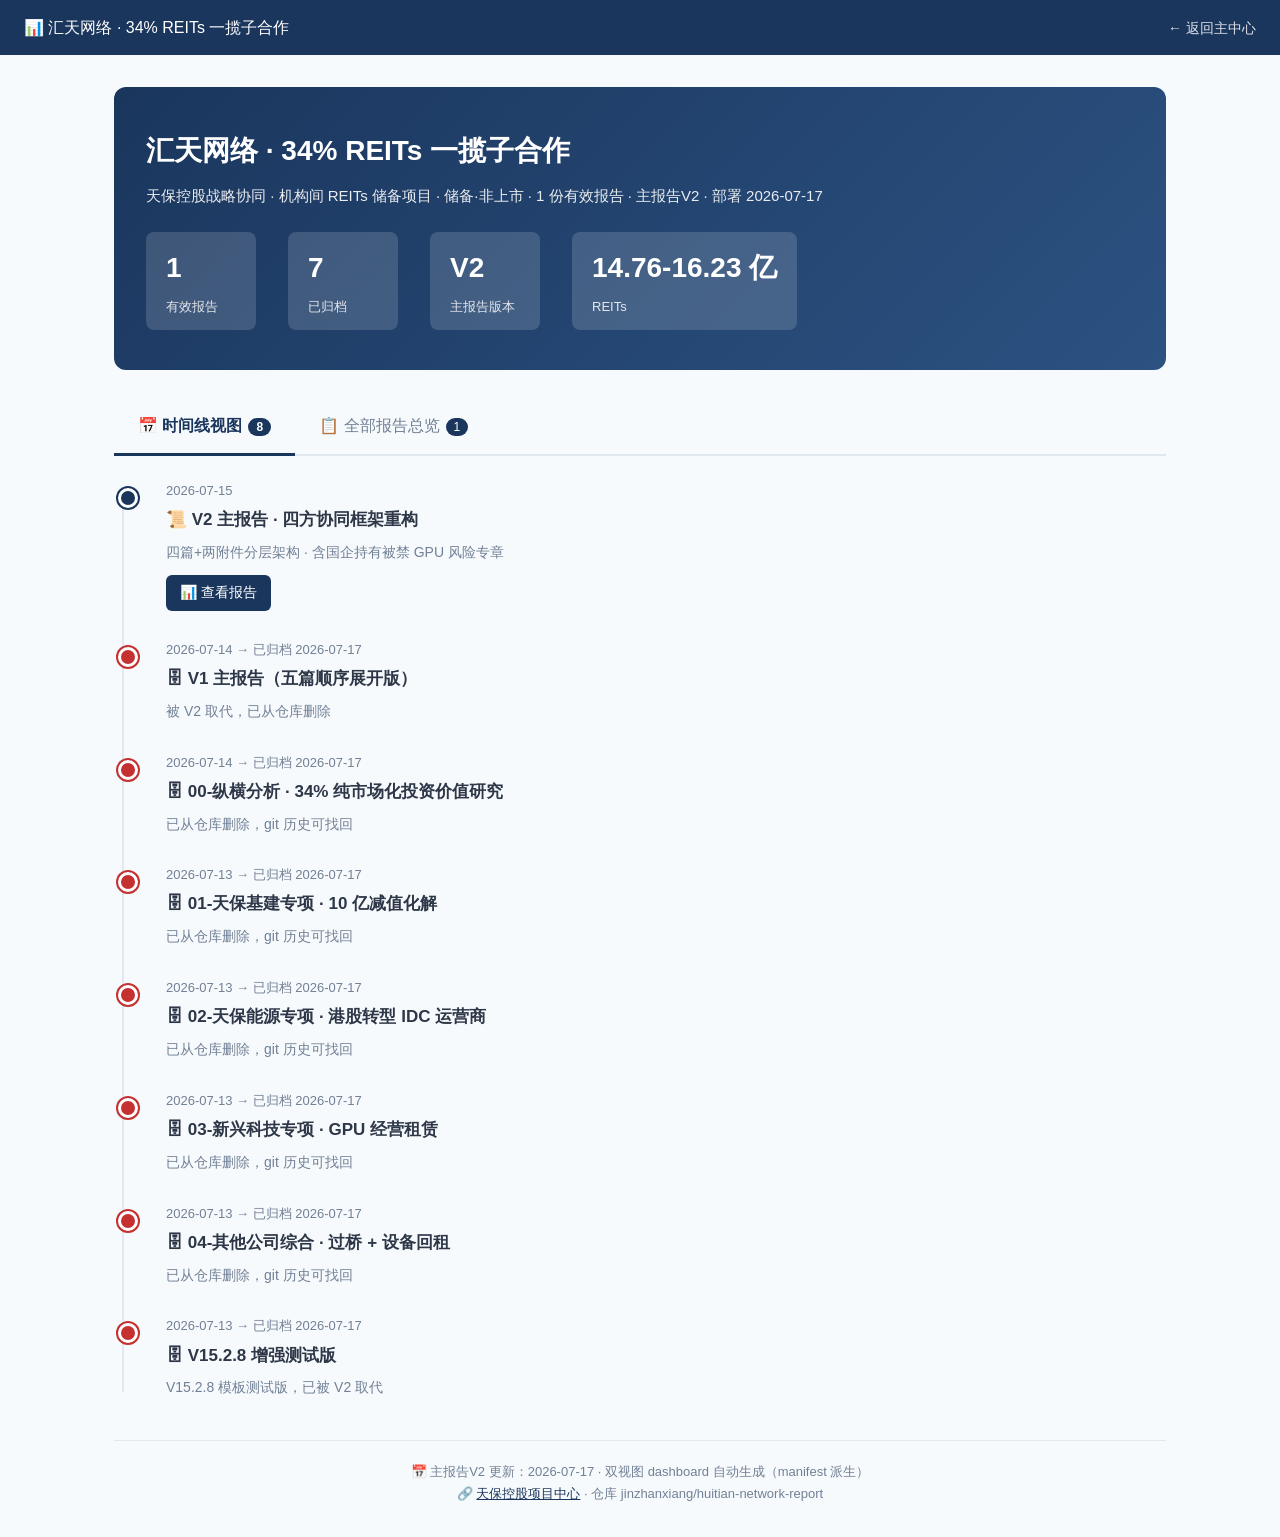
<file: dashboard.html>
<!DOCTYPE html>
<html lang="zh-CN">
<head>
<meta charset="UTF-8">
<meta name="viewport" content="width=device-width, initial-scale=1.0">
<title>汇天网络 · 34% REITs 一揽子合作 · 项目报告中心</title>
<link rel="stylesheet" href="https://jinzhanxiang.github.io/tianbao-projects/assets/report.css">
<style>
:root {
  --primary: #1a365d;
  --accent: #c53030;
  --bg: #f7fafc;
  --card: #ffffff;
  --border: #e2e8f0;
  --text: #2d3748;
  --muted: #718096;
}
* { box-sizing: border-box; margin: 0; padding: 0; }
body { font-family: -apple-system, BlinkMacSystemFont, "PingFang SC", "Hiragino Sans GB", "Microsoft YaHei", sans-serif; background: var(--bg); color: var(--text); line-height: 1.7; }
.nav { background: var(--primary); color: white; padding: 14px 24px; display: flex; justify-content: space-between; align-items: center; }
.nav a { color: white; text-decoration: none; opacity: 0.85; margin-left: 18px; font-size: 14px; }
.nav a:hover { opacity: 1; }
.container { max-width: 1100px; margin: 0 auto; padding: 32px 24px; }
.hero { background: linear-gradient(135deg, var(--primary) 0%, #2c5282 100%); color: white; padding: 40px 32px; border-radius: 12px; margin-bottom: 28px; }
.hero h1 { font-size: 28px; margin-bottom: 8px; }
.hero p { opacity: 0.9; font-size: 15px; margin-bottom: 24px; }
.hero-stats { display: flex; gap: 32px; flex-wrap: wrap; }
.hero-stat { background: rgba(255,255,255,0.15); padding: 12px 20px; border-radius: 8px; min-width: 110px; }
.hero-stat .num { font-size: 28px; font-weight: 700; }
.hero-stat .lbl { font-size: 13px; opacity: 0.85; margin-top: 4px; }
.tabs { display: flex; border-bottom: 2px solid var(--border); margin-bottom: 24px; }
.tab { padding: 14px 24px; cursor: pointer; color: var(--muted); border-bottom: 3px solid transparent; margin-bottom: -2px; transition: all 0.2s; }
.tab:hover { color: var(--primary); }
.tab.active { color: var(--primary); border-bottom-color: var(--primary); font-weight: 600; }
.tab-count { background: var(--primary); color: white; padding: 2px 8px; border-radius: 10px; font-size: 12px; margin-left: 6px; }
.tab-panel { display: none; }
.tab-panel.active { display: block; }
.timeline { position: relative; padding-left: 32px; }
.timeline::before { content: ''; position: absolute; left: 8px; top: 8px; bottom: 8px; width: 2px; background: var(--border); }
.tl-item { position: relative; margin-bottom: 28px; padding-left: 20px; }
.tl-item::before { content: ''; position: absolute; left: -28px; top: 8px; width: 14px; height: 14px; border-radius: 50%; background: var(--primary); border: 3px solid white; box-shadow: 0 0 0 2px var(--primary); }
.tl-item.tl-main::before { background: var(--primary); }
.tl-item.tl-thirdparty::before { background: var(--accent); box-shadow: 0 0 0 2px var(--accent); }
.tl-item.tl-meeting::before { background: #d69e2e; box-shadow: 0 0 0 2px #d69e2e; }
.tl-item.tl-first::before { background: #38a169; box-shadow: 0 0 0 2px #38a169; }
.tl-date { color: var(--muted); font-size: 13px; margin-bottom: 4px; }
.tl-title { font-size: 17px; font-weight: 600; margin-bottom: 6px; }
.tl-desc { color: var(--muted); font-size: 14px; margin-bottom: 10px; }
.tl-link { display: inline-block; padding: 6px 14px; background: var(--primary); color: white; text-decoration: none; border-radius: 6px; font-size: 14px; }
.tl-link:hover { background: #2c5282; }
.report-group { margin-bottom: 32px; }
.rg-title { font-size: 18px; font-weight: 600; margin-bottom: 16px; padding-bottom: 8px; border-bottom: 2px solid var(--border); }
.r-card { display: flex; align-items: center; gap: 16px; padding: 16px; background: var(--card); border: 1px solid var(--border); border-radius: 8px; margin-bottom: 12px; text-decoration: none; color: var(--text); transition: all 0.2s; }
.r-card:hover { border-color: var(--primary); box-shadow: 0 4px 12px rgba(26,54,93,0.1); }
.r-emoji { font-size: 24px; }
.r-body { flex: 1; }
.r-name { font-weight: 600; margin-bottom: 4px; }
.r-meta { font-size: 13px; color: var(--muted); }
.r-arrow { color: var(--muted); font-size: 18px; }
.archived { opacity: 0.7; border-style: dashed; }
.archived-note { background: #fef5e7; border-left: 4px solid #d69e2e; padding: 12px 16px; border-radius: 4px; margin-bottom: 20px; font-size: 14px; color: #744210; }
@media (max-width: 768px) {
  .hero { padding: 24px 20px; }
  .hero h1 { font-size: 22px; }
  .hero-stats { gap: 16px; }
  .tab { padding: 12px 16px; font-size: 14px; }
}
</style>
</head>
<body>
<div class="nav">
  <div>📊 汇天网络 · 34% REITs 一揽子合作</div>
  <div>
    <a href="https://jinzhanxiang.github.io/tianbao-projects/">← 返回主中心</a>
  </div>
</div>

<div class="container">
  <div class="hero">
    <h1>汇天网络 · 34% REITs 一揽子合作</h1>
    <p>天保控股战略协同 · 机构间 REITs 储备项目 · 储备·非上市 · 1 份有效报告 · 主报告V2 · 部署 2026-07-17</p>
    <div class="hero-stats">
      <div class="hero-stat"><div class="num">1</div><div class="lbl">有效报告</div></div>
      <div class="hero-stat"><div class="num">7</div><div class="lbl">已归档</div></div>
      <div class="hero-stat"><div class="num">V2</div><div class="lbl">主报告版本</div></div>
      <div class="hero-stat"><div class="num">14.76-16.23 亿</div><div class="lbl">REITs</div></div>
    </div>
  </div>

  <div class="tabs">
    <div class="tab active" data-tab="timeline">📅 时间线视图<span class="tab-count">8</span></div>
    <div class="tab" data-tab="reports">📋 全部报告总览<span class="tab-count">1</span></div>
  </div>

  <div class="tab-panel active" id="panel-timeline">
    <div class="timeline">
      <div class="tl-item tl-main">
        <div class="tl-date">2026-07-15</div>
        <div class="tl-title">📜 V2 主报告 · 四方协同框架重构</div>
        <div class="tl-desc">四篇+两附件分层架构 · 含国企持有被禁 GPU 风险专章</div>
        <a class="tl-link" href="huitian_cooperation.html">📊 查看报告</a>
      </div>
      <div class="tl-item tl-thirdparty">
        <div class="tl-date">2026-07-14 → 已归档 2026-07-17</div>
        <div class="tl-title">🗄 V1 主报告（五篇顺序展开版）</div>
        <div class="tl-desc">被 V2 取代，已从仓库删除</div>
      </div>
      <div class="tl-item tl-thirdparty">
        <div class="tl-date">2026-07-14 → 已归档 2026-07-17</div>
        <div class="tl-title">🗄 00-纵横分析 · 34% 纯市场化投资价值研究</div>
        <div class="tl-desc">已从仓库删除，git 历史可找回</div>
      </div>
      <div class="tl-item tl-thirdparty">
        <div class="tl-date">2026-07-13 → 已归档 2026-07-17</div>
        <div class="tl-title">🗄 01-天保基建专项 · 10 亿减值化解</div>
        <div class="tl-desc">已从仓库删除，git 历史可找回</div>
      </div>
      <div class="tl-item tl-thirdparty">
        <div class="tl-date">2026-07-13 → 已归档 2026-07-17</div>
        <div class="tl-title">🗄 02-天保能源专项 · 港股转型 IDC 运营商</div>
        <div class="tl-desc">已从仓库删除，git 历史可找回</div>
      </div>
      <div class="tl-item tl-thirdparty">
        <div class="tl-date">2026-07-13 → 已归档 2026-07-17</div>
        <div class="tl-title">🗄 03-新兴科技专项 · GPU 经营租赁</div>
        <div class="tl-desc">已从仓库删除，git 历史可找回</div>
      </div>
      <div class="tl-item tl-thirdparty">
        <div class="tl-date">2026-07-13 → 已归档 2026-07-17</div>
        <div class="tl-title">🗄 04-其他公司综合 · 过桥 + 设备回租</div>
        <div class="tl-desc">已从仓库删除，git 历史可找回</div>
      </div>
      <div class="tl-item tl-thirdparty">
        <div class="tl-date">2026-07-13 → 已归档 2026-07-17</div>
        <div class="tl-title">🗄 V15.2.8 增强测试版</div>
        <div class="tl-desc">V15.2.8 模板测试版，已被 V2 取代</div>
      </div>
    </div>
  </div>

  <div class="tab-panel" id="panel-reports">
    <div class="report-group">
      <div class="rg-title">📊 主报告</div>
      <a class="r-card" href="huitian_cooperation.html" target="_blank">
        <div class="r-emoji">📊</div>
        <div class="r-body">
          <div class="r-name">V2 主报告 · 四方协同框架重构</div>
          <div class="r-meta">2026-07-15 · 主报告, V2</div>
        </div>
        <div class="r-arrow">→</div>
      </a>
    </div>
    <div class="archived-note">
      📦 以下 7 份报告已归档（2026-07-17 起不再在线展示）。如需找回，请告知主公从 git 历史取回。
    </div>
    <div class="report-group">
      <div class="rg-title">🗄 已归档（不计入有效报告）</div>
      <div class="r-card archived">
        <div class="r-emoji">🗄</div>
        <div class="r-body">
          <div class="r-name">V1 主报告（五篇顺序展开版）</div>
          <div class="r-meta">2026-07-14 · 被 V2 取代，已从仓库删除</div>
        </div>
        <div class="r-arrow">—</div>
      </div>
      <div class="r-card archived">
        <div class="r-emoji">🗄</div>
        <div class="r-body">
          <div class="r-name">00-纵横分析 · 34% 纯市场化投资价值研究</div>
          <div class="r-meta">2026-07-14 · 已归档</div>
        </div>
        <div class="r-arrow">—</div>
      </div>
      <div class="r-card archived">
        <div class="r-emoji">🗄</div>
        <div class="r-body">
          <div class="r-name">01-天保基建专项 · 10 亿减值化解</div>
          <div class="r-meta">2026-07-13 · 已归档</div>
        </div>
        <div class="r-arrow">—</div>
      </div>
      <div class="r-card archived">
        <div class="r-emoji">🗄</div>
        <div class="r-body">
          <div class="r-name">02-天保能源专项 · 港股转型 IDC 运营商</div>
          <div class="r-meta">2026-07-13 · 已归档</div>
        </div>
        <div class="r-arrow">—</div>
      </div>
      <div class="r-card archived">
        <div class="r-emoji">🗄</div>
        <div class="r-body">
          <div class="r-name">03-新兴科技专项 · GPU 经营租赁</div>
          <div class="r-meta">2026-07-13 · 已归档</div>
        </div>
        <div class="r-arrow">—</div>
      </div>
      <div class="r-card archived">
        <div class="r-emoji">🗄</div>
        <div class="r-body">
          <div class="r-name">04-其他公司综合 · 过桥 + 设备回租</div>
          <div class="r-meta">2026-07-13 · 已归档</div>
        </div>
        <div class="r-arrow">—</div>
      </div>
      <div class="r-card archived">
        <div class="r-emoji">🗄</div>
        <div class="r-body">
          <div class="r-name">V15.2.8 增强测试版</div>
          <div class="r-meta">2026-07-13 · V15.2.8 模板测试版，已被 V2 取代</div>
        </div>
        <div class="r-arrow">—</div>
      </div>
    </div>
  </div>

  <div style="margin-top: 40px; padding-top: 20px; border-top: 1px solid var(--border); color: var(--muted); font-size: 13px; text-align: center;">
    📅 主报告V2 更新：2026-07-17 · 双视图 dashboard 自动生成（manifest 派生）<br>
    🔗 <a href="https://jinzhanxiang.github.io/tianbao-projects/" style="color: var(--primary);">天保控股项目中心</a> · 仓库 jinzhanxiang/huitian-network-report
  </div>
</div>

<script>
document.querySelectorAll('.tab').forEach(tab => {
  tab.addEventListener('click', () => {
    document.querySelectorAll('.tab').forEach(t => t.classList.remove('active'));
    document.querySelectorAll('.tab-panel').forEach(p => p.classList.remove('active'));
    tab.classList.add('active');
    document.getElementById('panel-' + tab.dataset.tab).classList.add('active');
    window.scrollTo({top: 0, behavior: 'smooth'});
  });
});
</script>
</body>
</html>
</file>
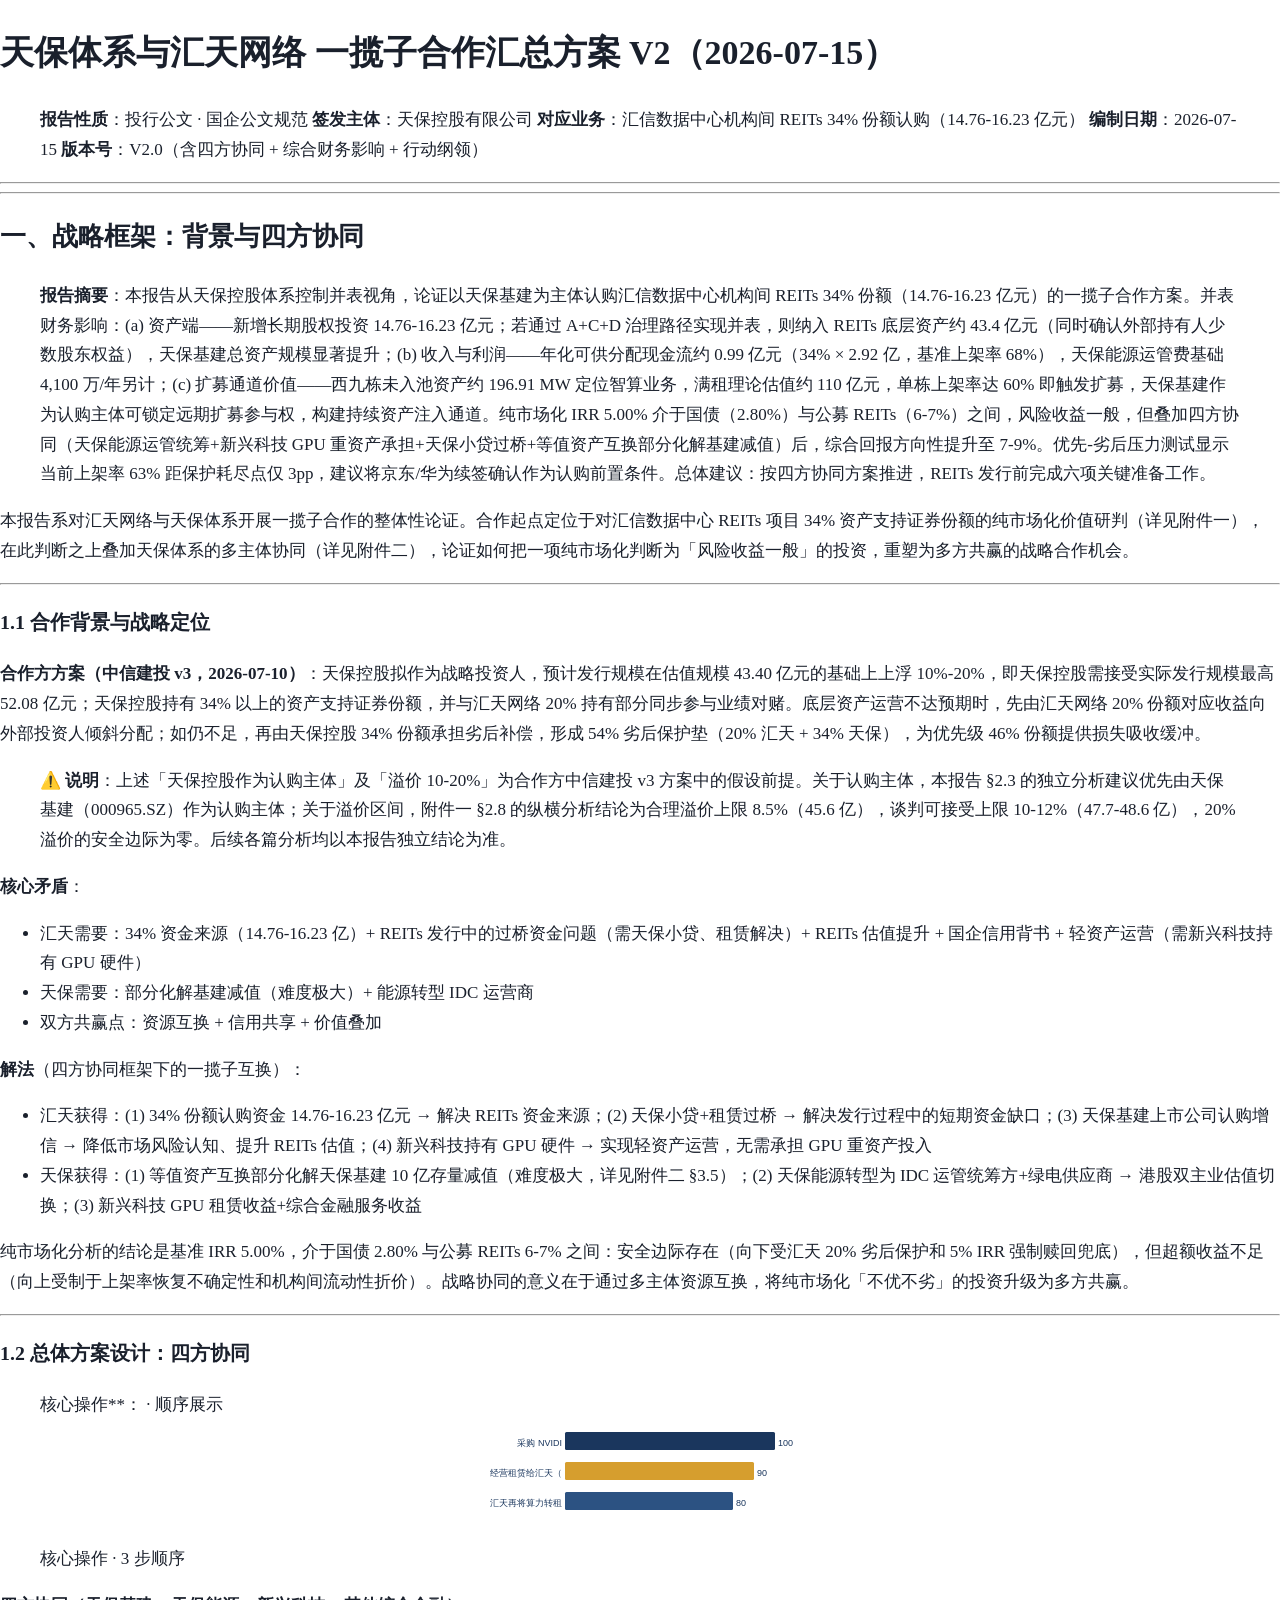
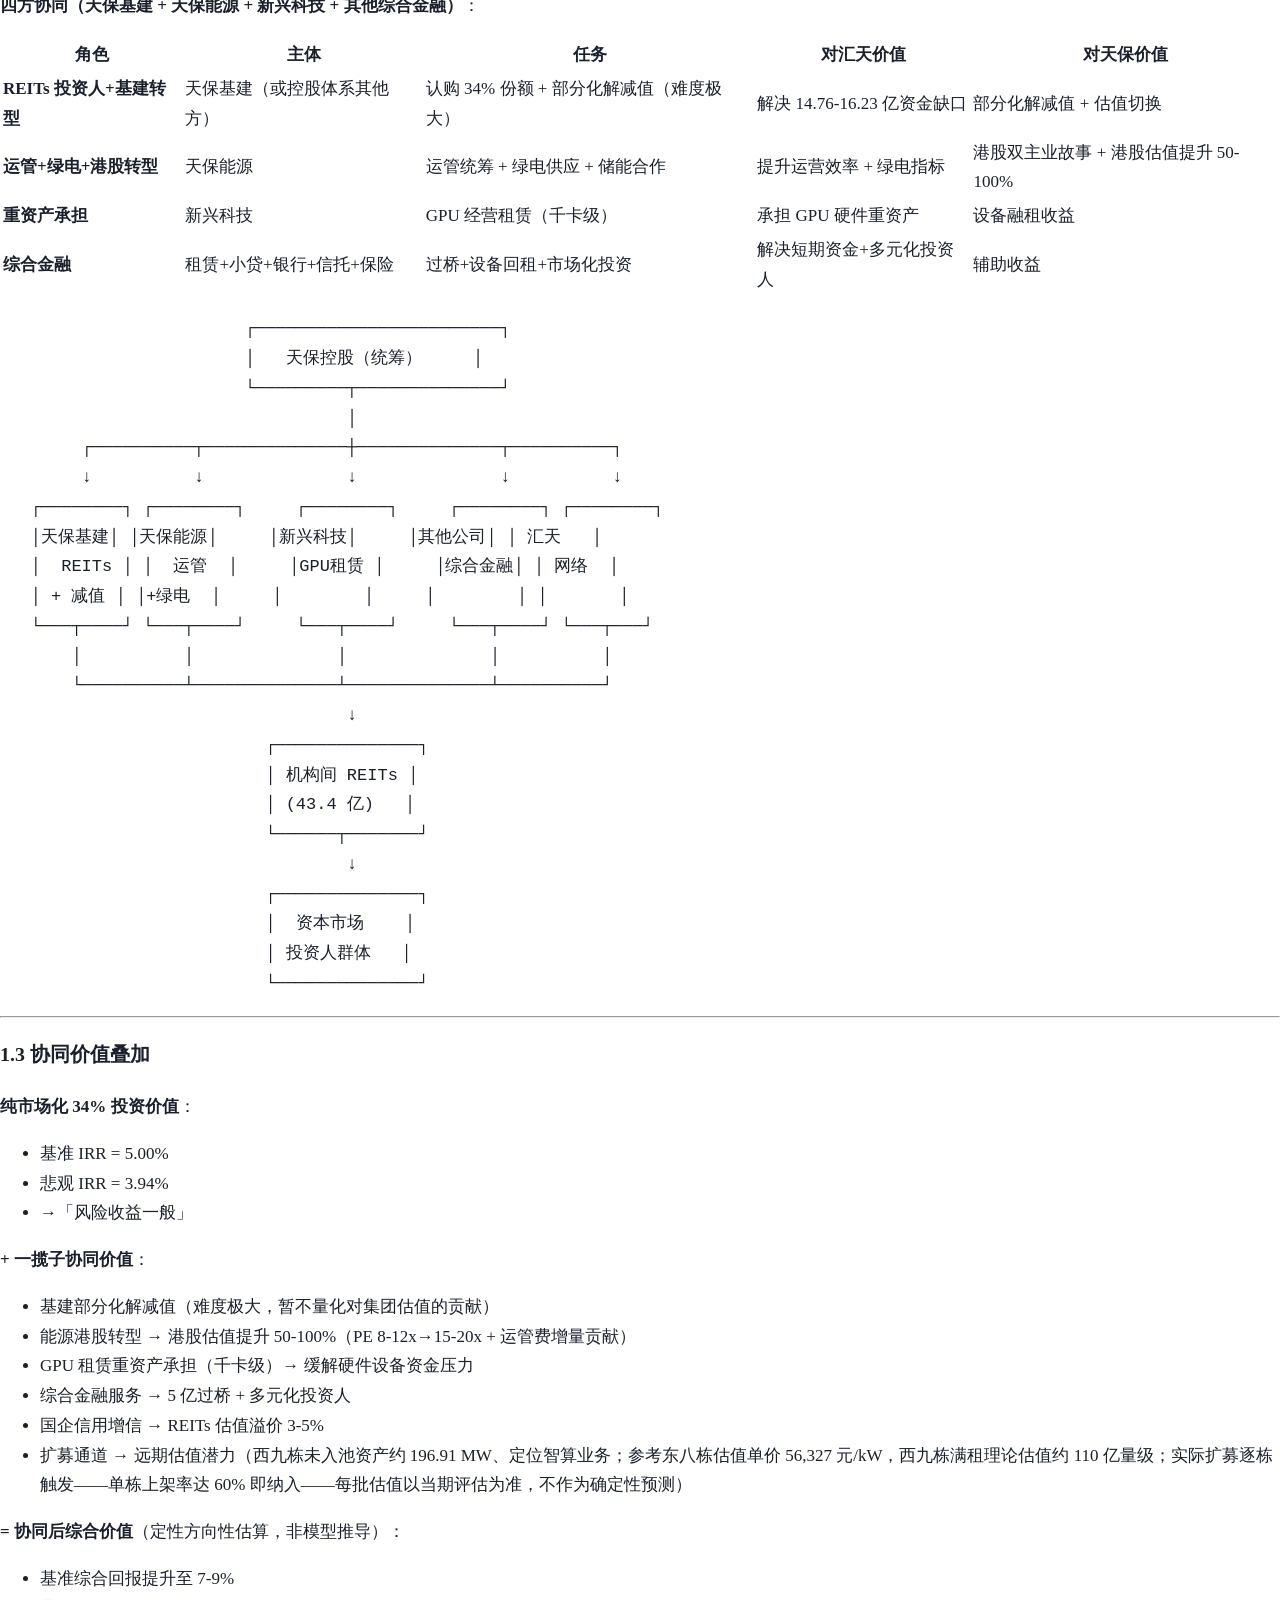
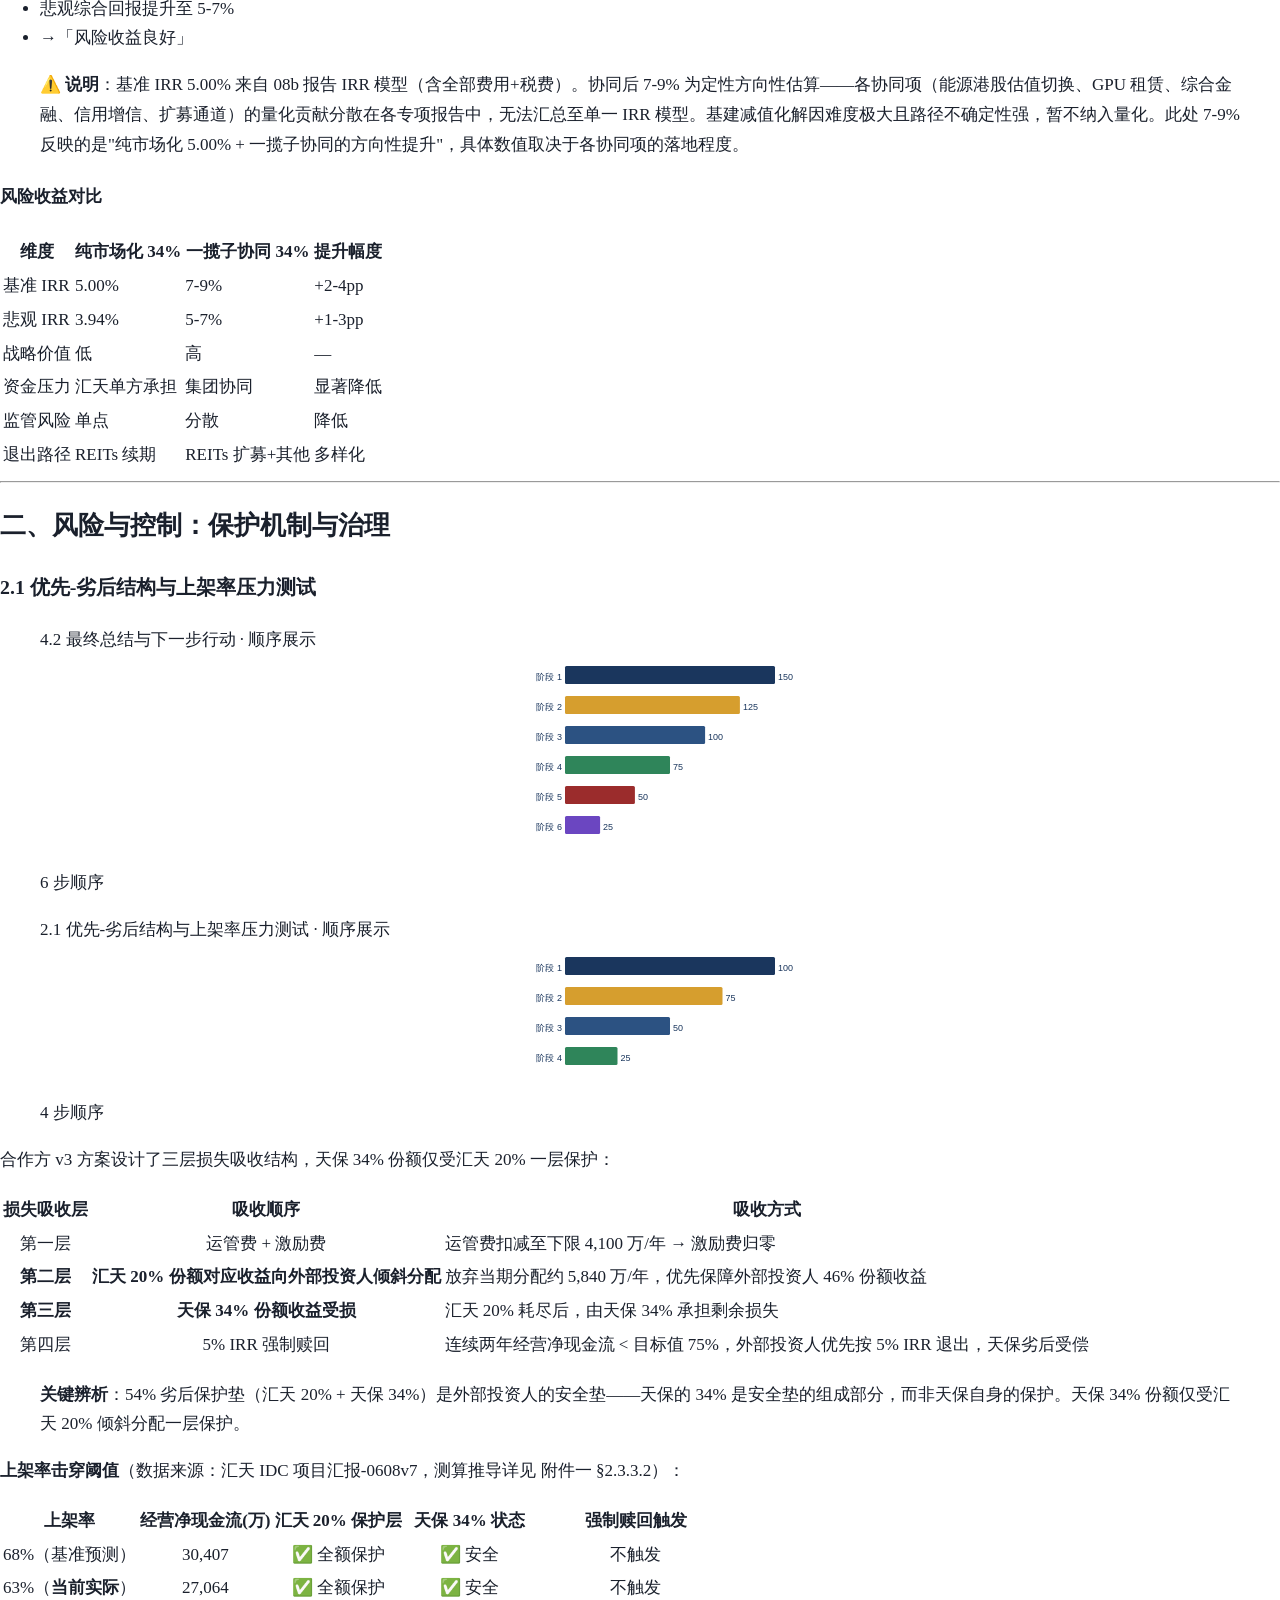
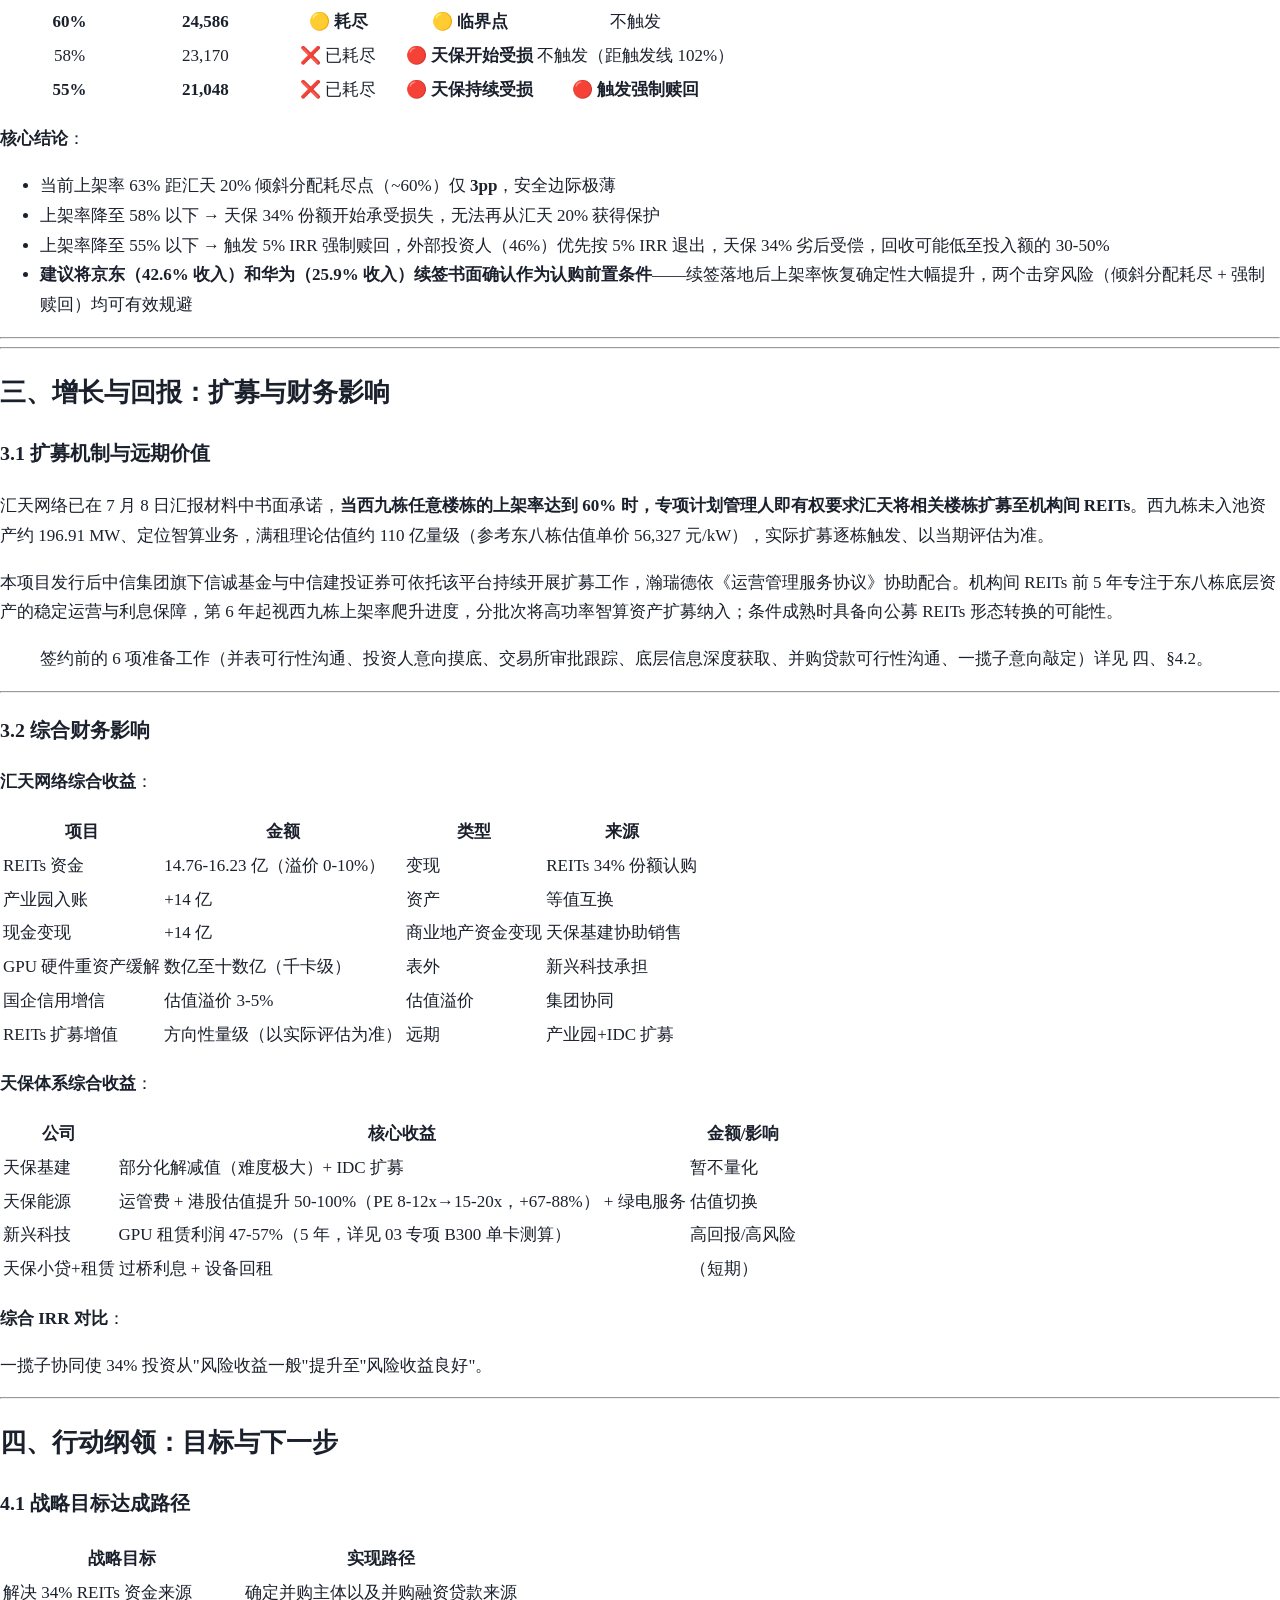
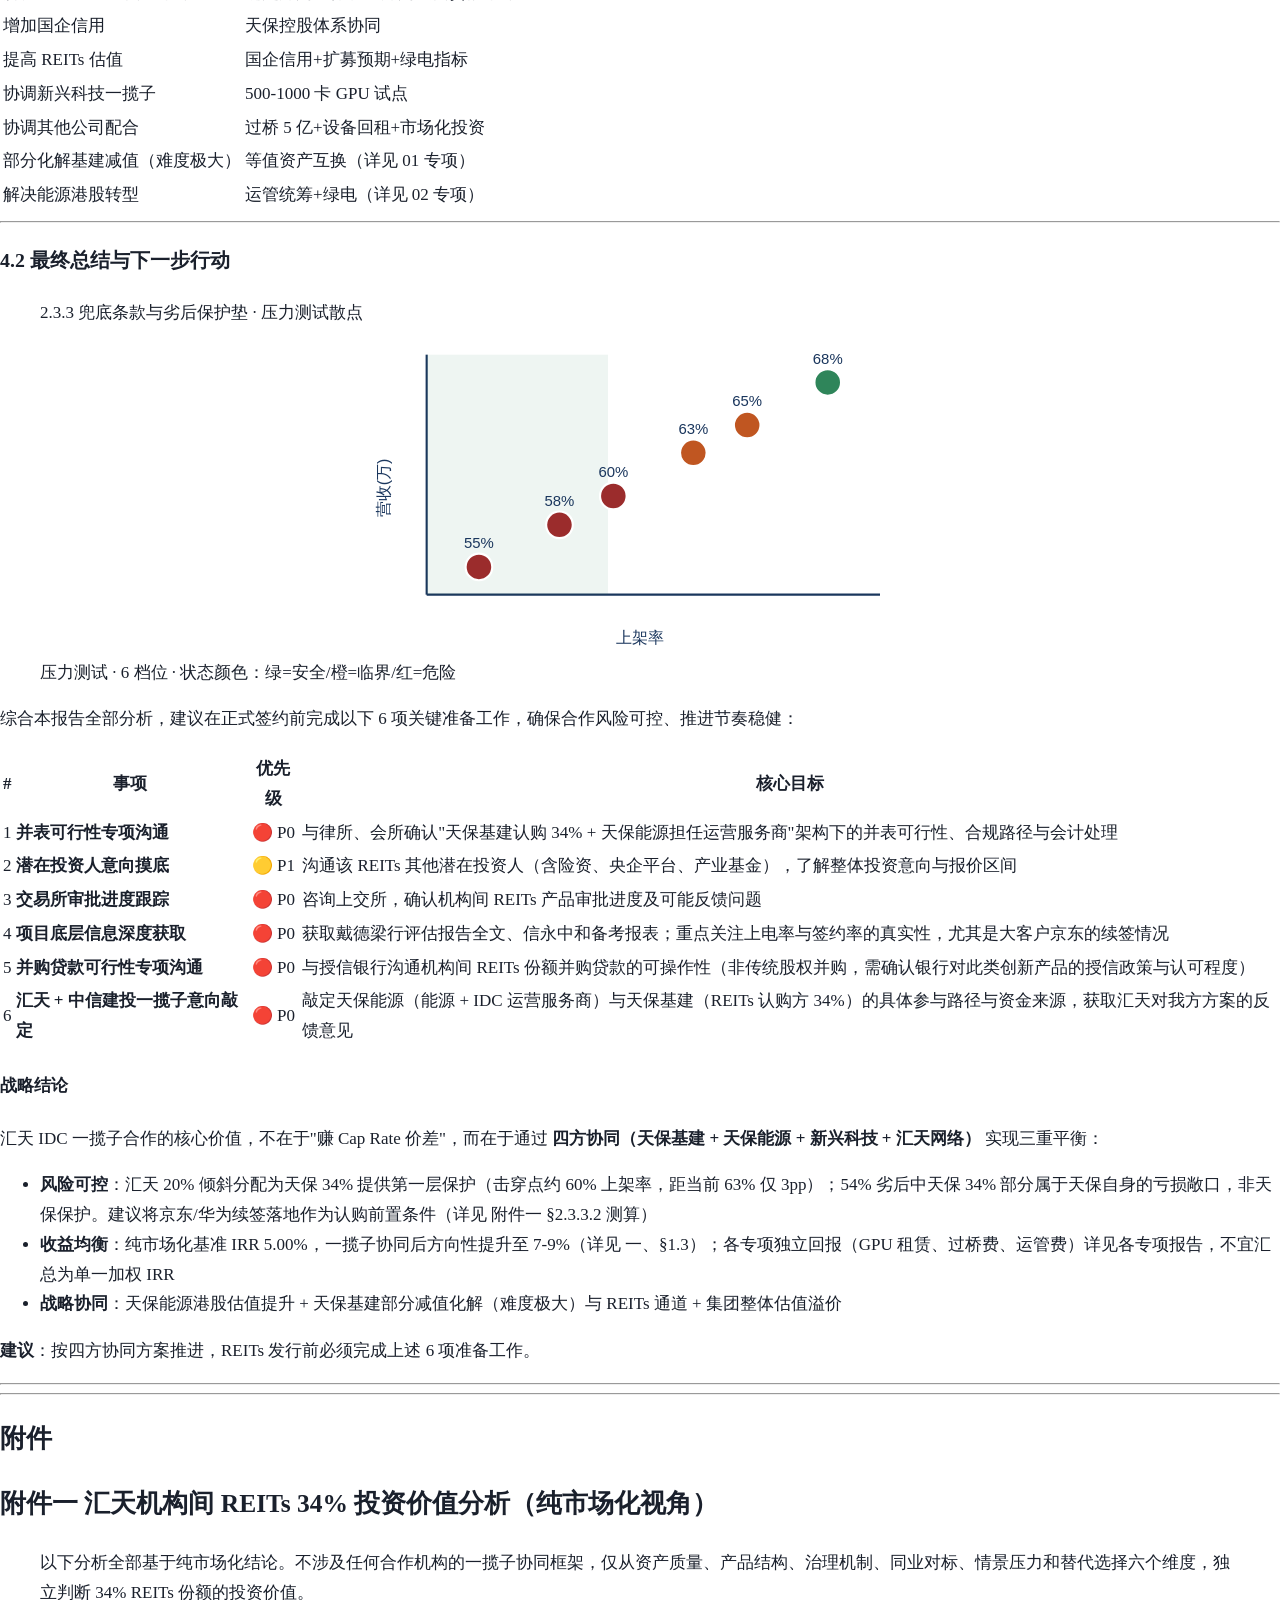
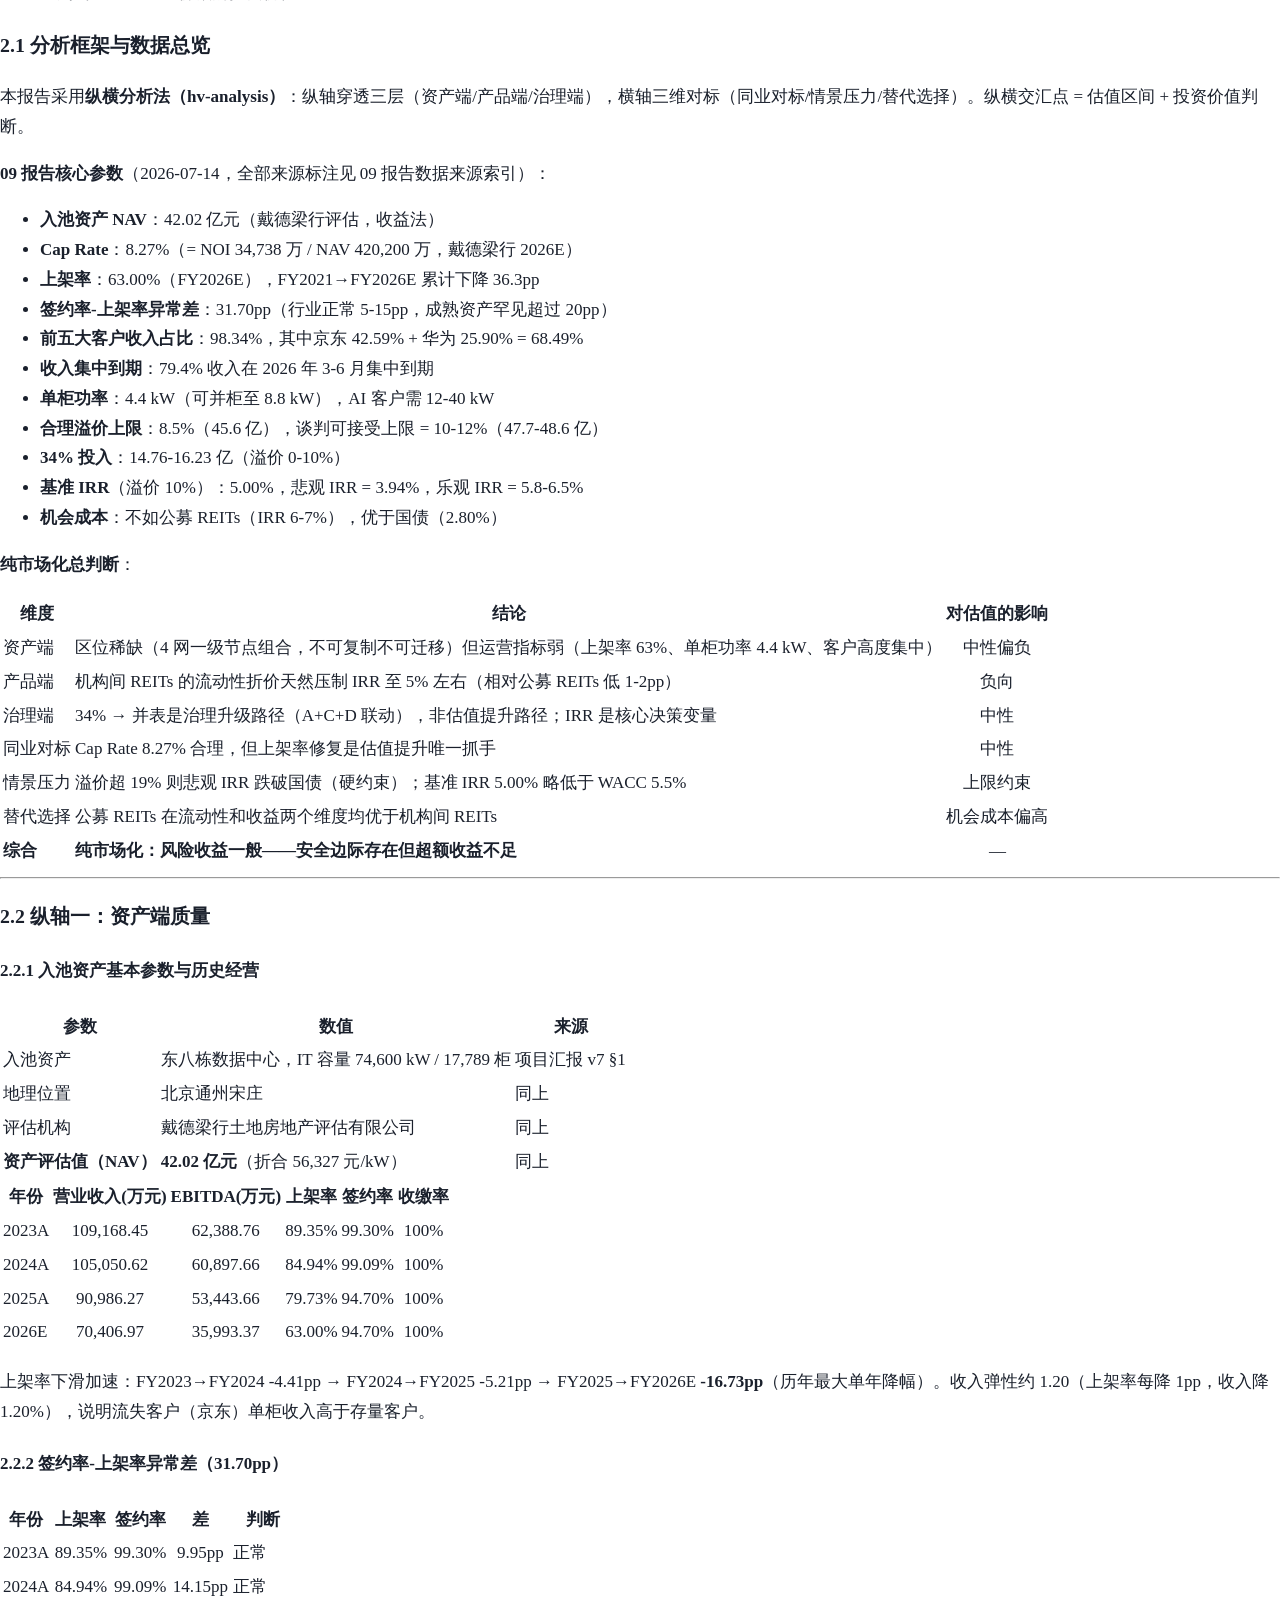
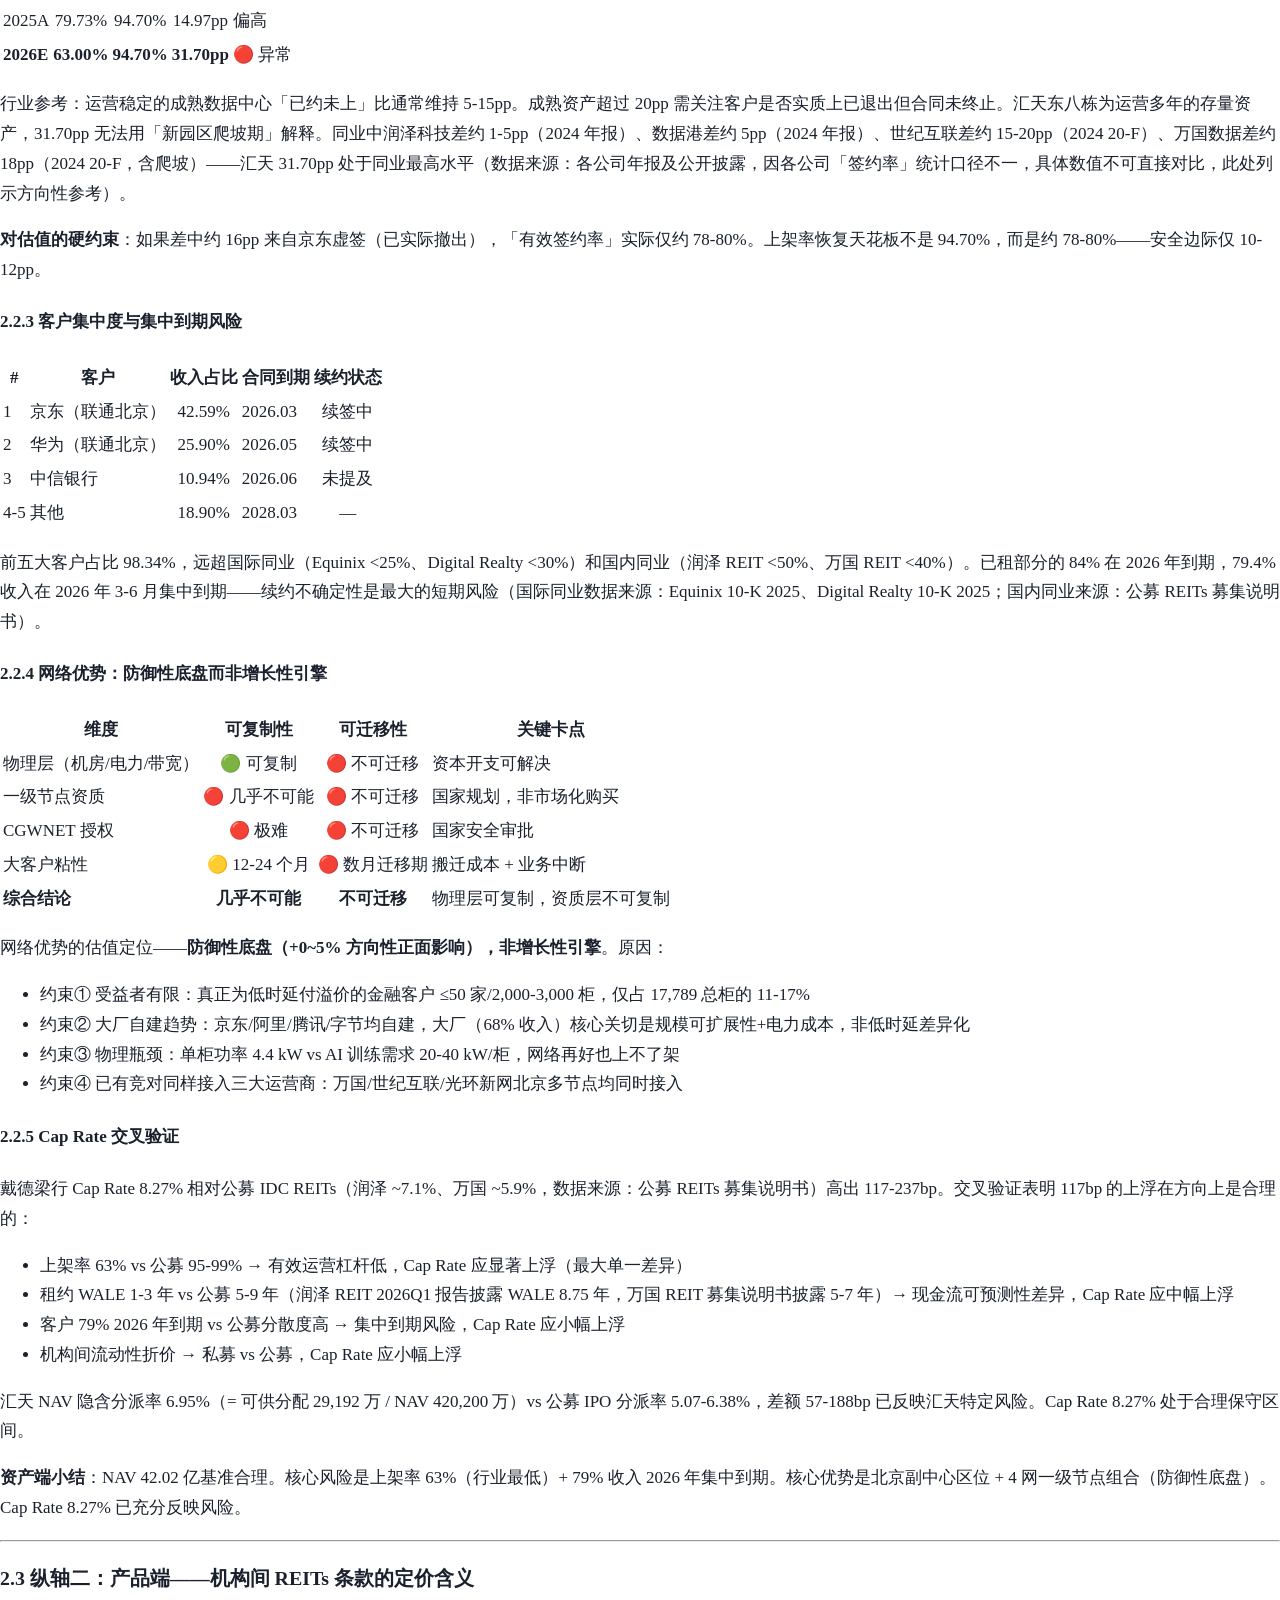
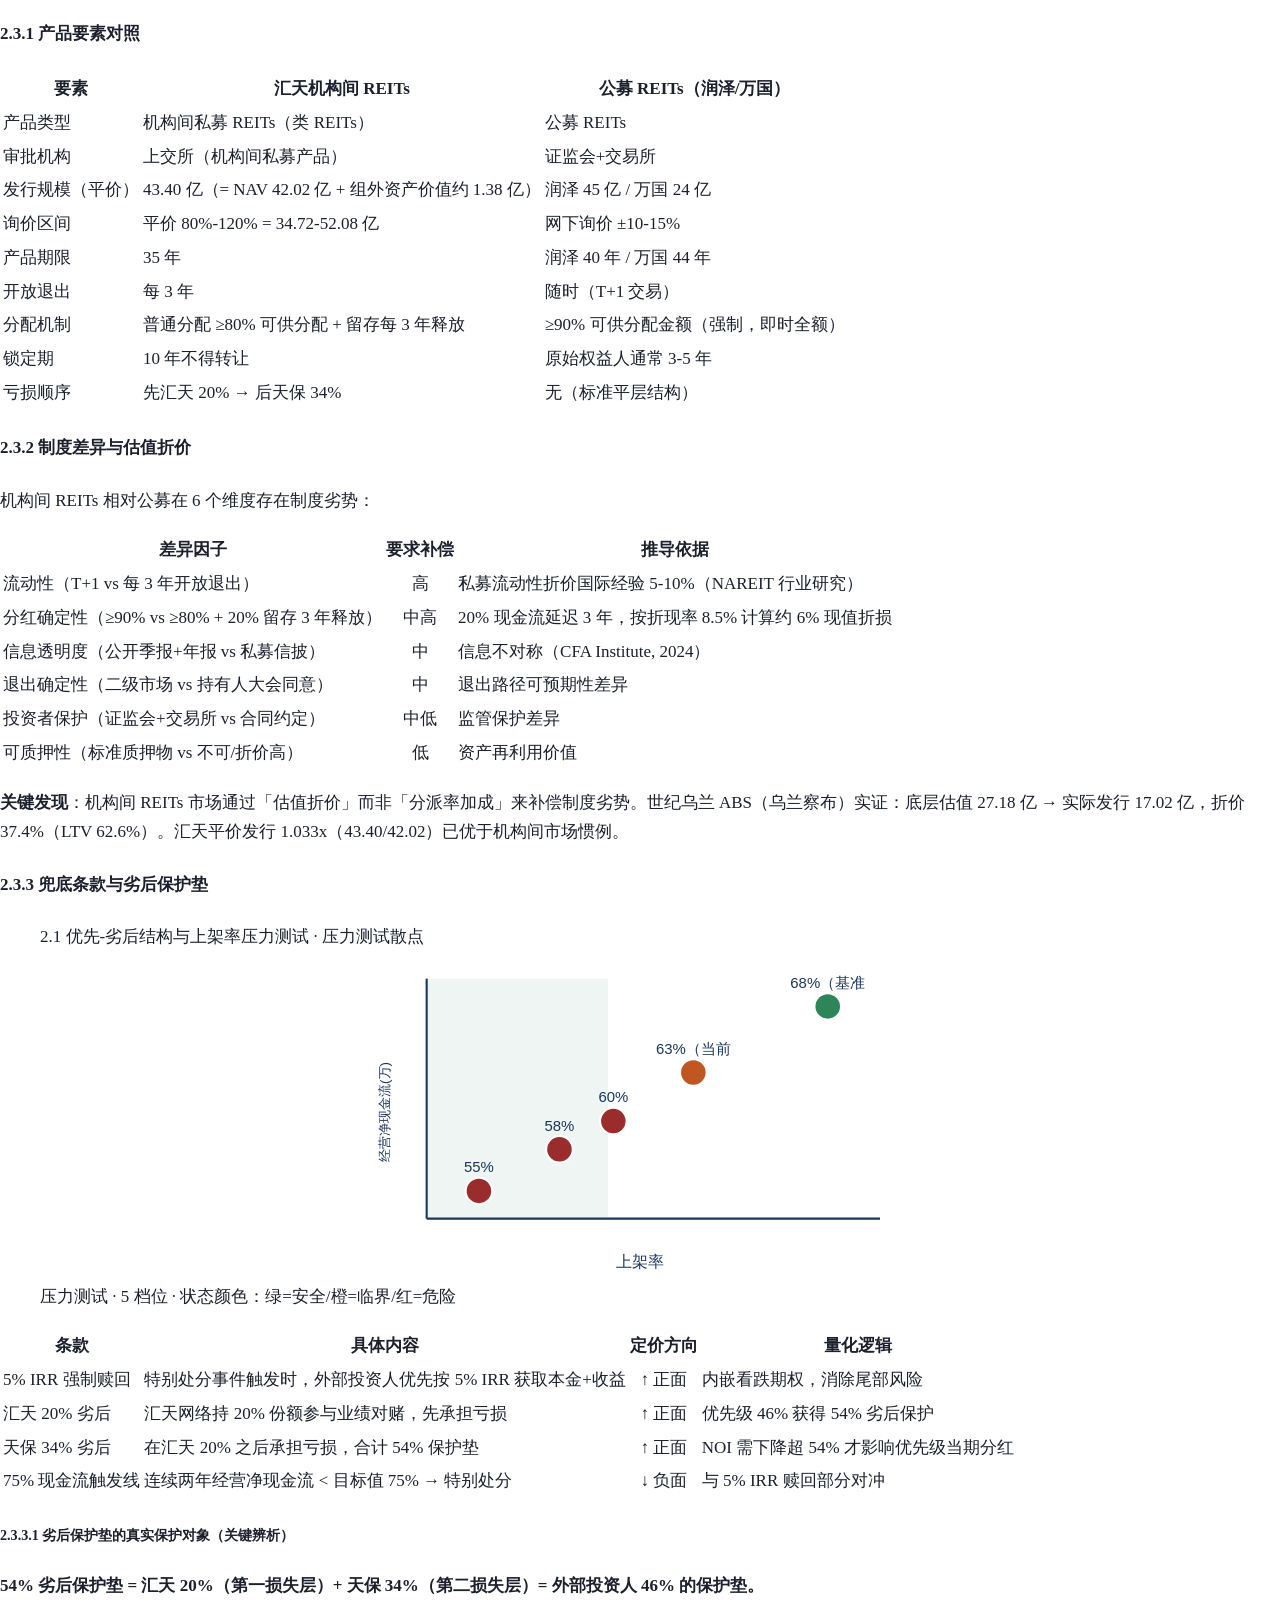
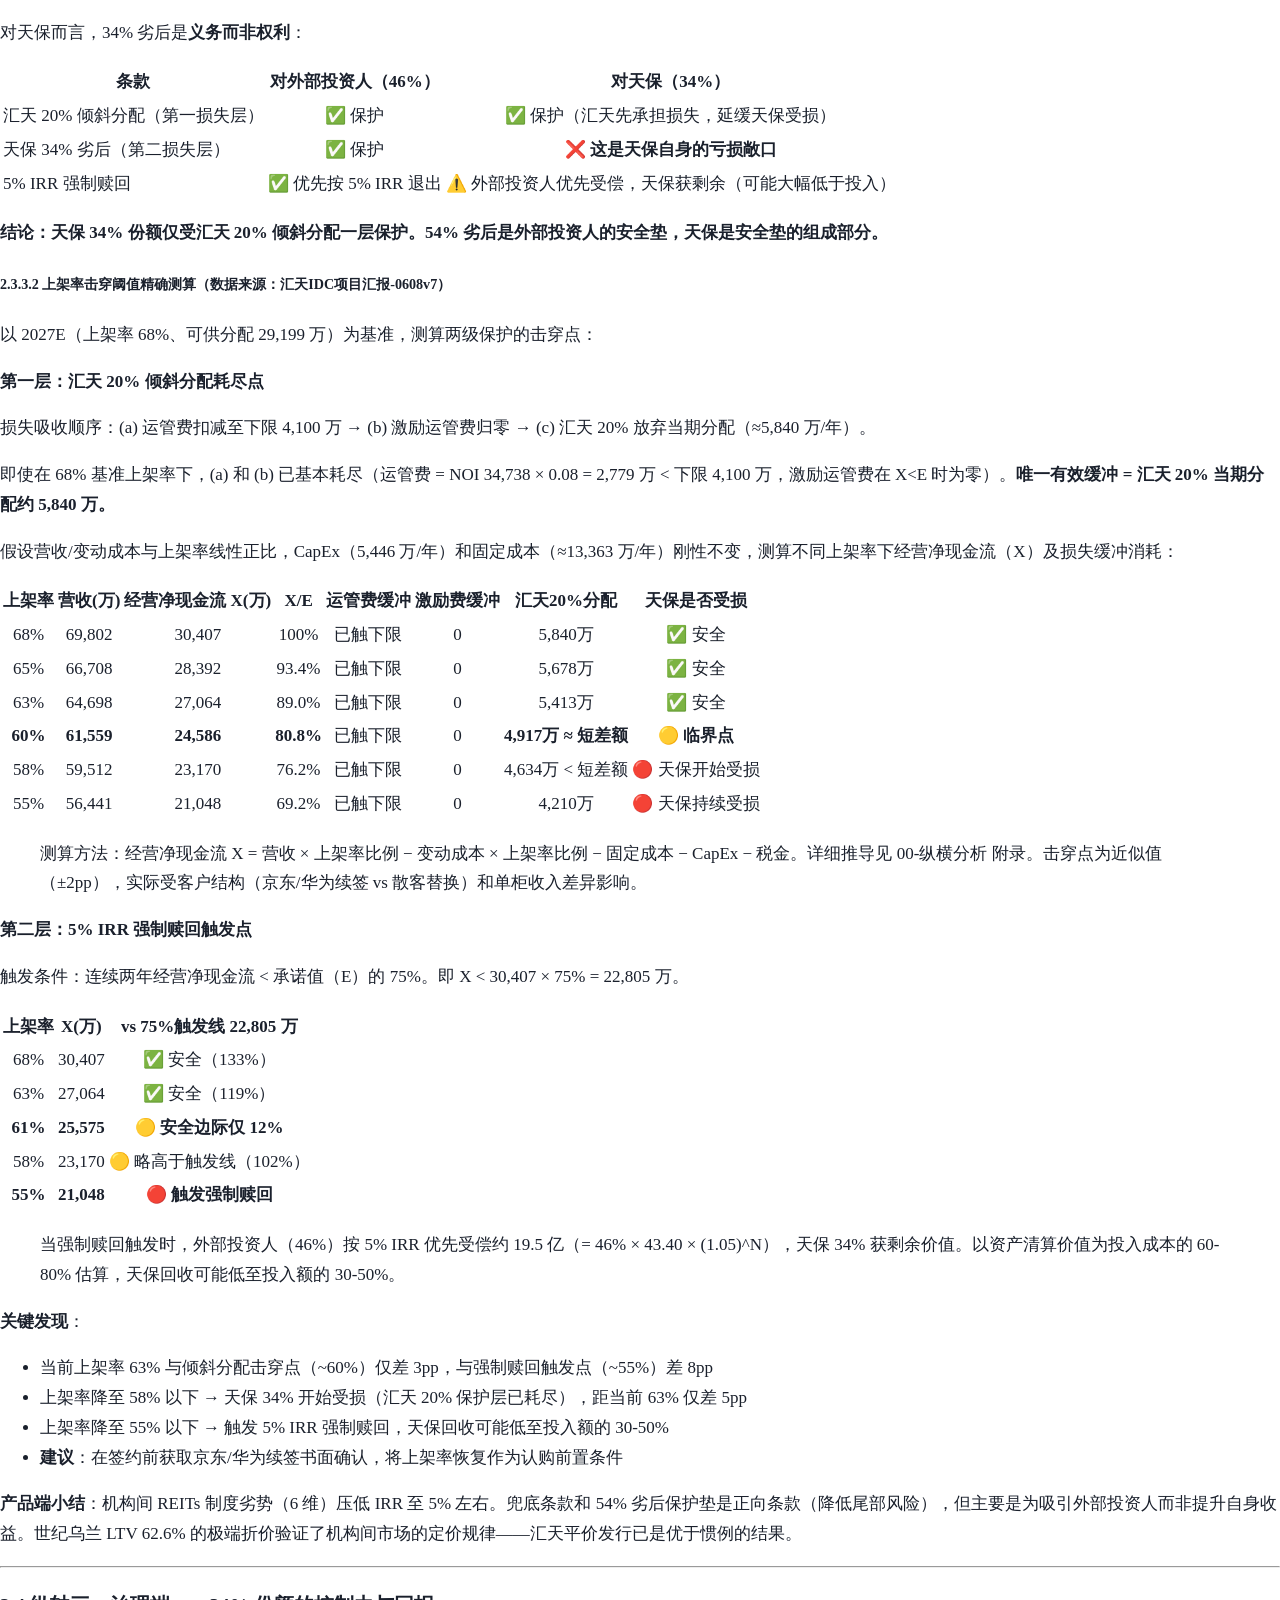
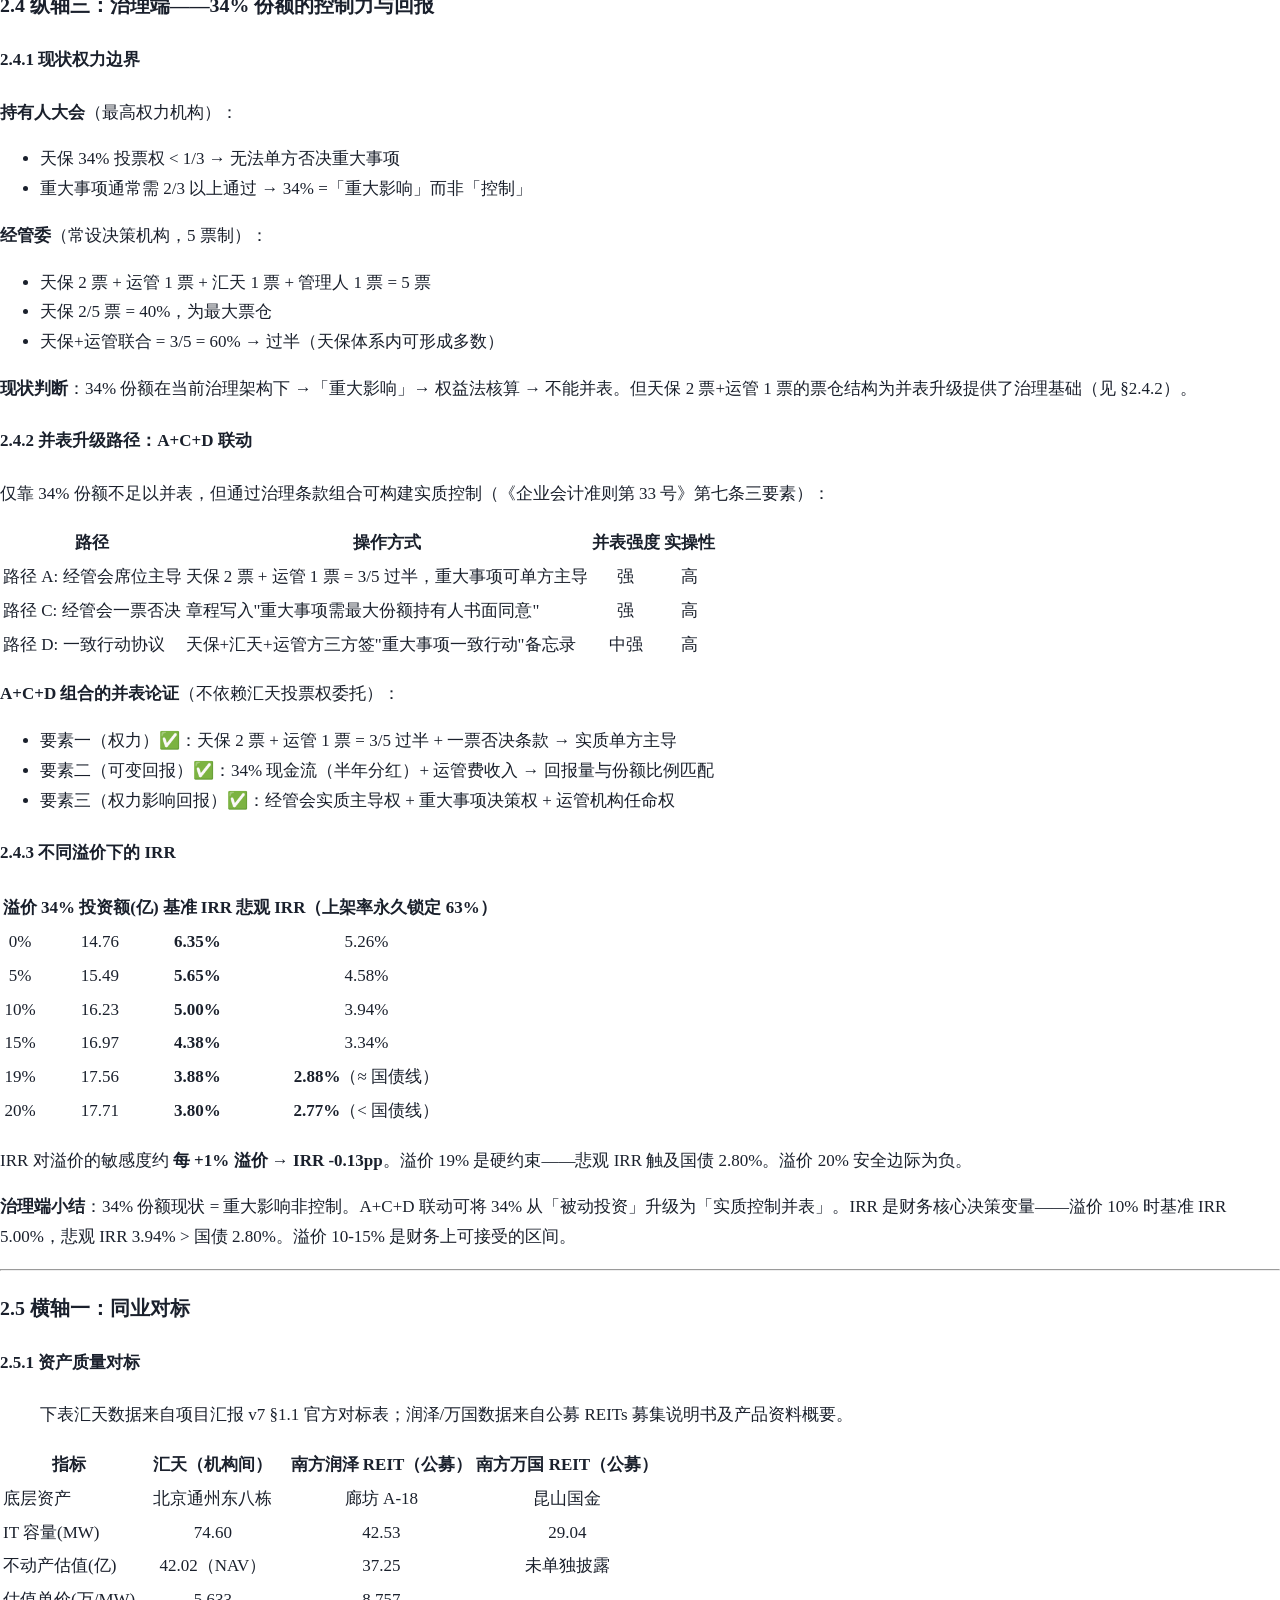
<file: huitian_cooperation.html>
<!DOCTYPE html>
<html lang="zh-CN">
<head>
<meta charset="UTF-8">
<meta name="viewport" content="width=device-width, initial-scale=1.0">
<title>天保体系与汇天网络 一揽子合作汇总方案 V2（2026-07-15）</title>
<link rel="stylesheet" href="assets/report.css">
</head>
<body>
<h1>天保体系与汇天网络 一揽子合作汇总方案 V2（2026-07-15）</h1>
<blockquote>
<p><strong>报告性质</strong>：投行公文 · 国企公文规范
<strong>签发主体</strong>：天保控股有限公司
<strong>对应业务</strong>：汇信数据中心机构间 REITs 34% 份额认购（14.76-16.23 亿元）
<strong>编制日期</strong>：2026-07-15
<strong>版本号</strong>：V2.0（含四方协同 + 综合财务影响 + 行动纲领）</p>
</blockquote>
<hr>
<hr>
<h2>一、战略框架：背景与四方协同</h2>
<blockquote>
<p><strong>报告摘要</strong>：本报告从天保控股体系控制并表视角，论证以天保基建为主体认购汇信数据中心机构间 REITs 34% 份额（14.76-16.23 亿元）的一揽子合作方案。并表财务影响：(a) 资产端——新增长期股权投资 14.76-16.23 亿元；若通过 A+C+D 治理路径实现并表，则纳入 REITs 底层资产约 43.4 亿元（同时确认外部持有人少数股东权益），天保基建总资产规模显著提升；(b) 收入与利润——年化可供分配现金流约 0.99 亿元（34% × 2.92 亿，基准上架率 68%），天保能源运管费基础 4,100 万/年另计；(c) 扩募通道价值——西九栋未入池资产约 196.91 MW 定位智算业务，满租理论估值约 110 亿元，单栋上架率达 60% 即触发扩募，天保基建作为认购主体可锁定远期扩募参与权，构建持续资产注入通道。纯市场化 IRR 5.00% 介于国债（2.80%）与公募 REITs（6-7%）之间，风险收益一般，但叠加四方协同（天保能源运管统筹+新兴科技 GPU 重资产承担+天保小贷过桥+等值资产互换部分化解基建减值）后，综合回报方向性提升至 7-9%。优先-劣后压力测试显示当前上架率 63% 距保护耗尽点仅 3pp，建议将京东/华为续签确认作为认购前置条件。总体建议：按四方协同方案推进，REITs 发行前完成六项关键准备工作。</p>
</blockquote>
<p>本报告系对汇天网络与天保体系开展一揽子合作的整体性论证。合作起点定位于对汇信数据中心 REITs 项目 34% 资产支持证券份额的纯市场化价值研判（详见附件一），在此判断之上叠加天保体系的多主体协同（详见附件二），论证如何把一项纯市场化判断为「风险收益一般」的投资，重塑为多方共赢的战略合作机会。</p>
<hr>
<h3>1.1 合作背景与战略定位</h3>
<p><strong>合作方方案（中信建投 v3，2026-07-10）</strong>：天保控股拟作为战略投资人，预计发行规模在估值规模 43.40 亿元的基础上上浮 10%-20%，即天保控股需接受实际发行规模最高 52.08 亿元；天保控股持有 34% 以上的资产支持证券份额，并与汇天网络 20% 持有部分同步参与业绩对赌。底层资产运营不达预期时，先由汇天网络 20% 份额对应收益向外部投资人倾斜分配；如仍不足，再由天保控股 34% 份额承担劣后补偿，形成 54% 劣后保护垫（20% 汇天 + 34% 天保），为优先级 46% 份额提供损失吸收缓冲。</p>
<blockquote>
<p>⚠️ <strong>说明</strong>：上述「天保控股作为认购主体」及「溢价 10-20%」为合作方中信建投 v3 方案中的假设前提。关于认购主体，本报告 §2.3 的独立分析建议优先由天保基建（000965.SZ）作为认购主体；关于溢价区间，附件一 §2.8 的纵横分析结论为合理溢价上限 8.5%（45.6 亿），谈判可接受上限 10-12%（47.7-48.6 亿），20% 溢价的安全边际为零。后续各篇分析均以本报告独立结论为准。</p>
</blockquote>
<p><strong>核心矛盾</strong>：</p>
<ul>
<li>汇天需要：34% 资金来源（14.76-16.23 亿）+ REITs 发行中的过桥资金问题（需天保小贷、租赁解决）+ REITs 估值提升 + 国企信用背书 + 轻资产运营（需新兴科技持有 GPU 硬件）</li>
<li>天保需要：部分化解基建减值（难度极大）+ 能源转型 IDC 运营商</li>
<li>双方共赢点：资源互换 + 信用共享 + 价值叠加</li>
</ul>
<p><strong>解法</strong>（四方协同框架下的一揽子互换）：</p>
<ul>
<li>汇天获得：(1) 34% 份额认购资金 14.76-16.23 亿元 → 解决 REITs 资金来源；(2) 天保小贷+租赁过桥 → 解决发行过程中的短期资金缺口；(3) 天保基建上市公司认购增信 → 降低市场风险认知、提升 REITs 估值；(4) 新兴科技持有 GPU 硬件 → 实现轻资产运营，无需承担 GPU 重资产投入</li>
<li>天保获得：(1) 等值资产互换部分化解天保基建 10 亿存量减值（难度极大，详见附件二 §3.5）；(2) 天保能源转型为 IDC 运管统筹方+绿电供应商 → 港股双主业估值切换；(3) 新兴科技 GPU 租赁收益+综合金融服务收益</li>
</ul>
<p>纯市场化分析的结论是基准 IRR 5.00%，介于国债 2.80% 与公募 REITs 6-7% 之间：安全边际存在（向下受汇天 20% 劣后保护和 5% IRR 强制赎回兜底），但超额收益不足（向上受制于上架率恢复不确定性和机构间流动性折价）。战略协同的意义在于通过多主体资源互换，将纯市场化「不优不劣」的投资升级为多方共赢。</p>
<hr>
<h3>1.2 总体方案设计：四方协同</h3>
<figure class="chart-figure"><div class="chart-title">核心操作**： · 顺序展示</div><svg viewBox="0 0 100 38" preserveAspectRatio="xMidYMid meet" style="width:100%;height:auto;max-height:114px;font-family:-apple-system,PingFang SC,sans-serif"><text x="24" y="8.5" font-size="3" fill="#1a365d" text-anchor="end" font-weight="500">采购 NVIDI</text><rect x="25" y="4" width="70.0" height="6" fill="#1a365d" rx="0.5" ry="0.5"/><text x="96.0" y="8.5" font-size="3" fill="#1a365d">100</text><text x="24" y="18.5" font-size="3" fill="#1a365d" text-anchor="end" font-weight="500">经营租赁给汇天（</text><rect x="25" y="14" width="63.0" height="6" fill="#d69e2e" rx="0.5" ry="0.5"/><text x="89.0" y="18.5" font-size="3" fill="#1a365d">90</text><text x="24" y="28.5" font-size="3" fill="#1a365d" text-anchor="end" font-weight="500">汇天再将算力转租</text><rect x="25" y="24" width="56.0" height="6" fill="#2c5282" rx="0.5" ry="0.5"/><text x="82.0" y="28.5" font-size="3" fill="#1a365d">80</text></svg><div class="chart-note">核心操作 · 3 步顺序</div></figure>
<p><strong>四方协同（天保基建 + 天保能源 + 新兴科技 + 其他综合金融）</strong>：</p>
<table>
<thead>
<tr>
<th>角色</th>
<th>主体</th>
<th>任务</th>
<th>对汇天价值</th>
<th>对天保价值</th>
</tr>
</thead>
<tbody>
<tr>
<td><strong>REITs 投资人+基建转型</strong></td>
<td>天保基建（或控股体系其他方）</td>
<td>认购 34% 份额 + 部分化解减值（难度极大）</td>
<td>解决 14.76-16.23 亿资金缺口</td>
<td>部分化解减值 + 估值切换</td>
</tr>
<tr>
<td><strong>运管+绿电+港股转型</strong></td>
<td>天保能源</td>
<td>运管统筹 + 绿电供应 + 储能合作</td>
<td>提升运营效率 + 绿电指标</td>
<td>港股双主业故事 + 港股估值提升 50-100%</td>
</tr>
<tr>
<td><strong>重资产承担</strong></td>
<td>新兴科技</td>
<td>GPU 经营租赁（千卡级）</td>
<td>承担 GPU 硬件重资产</td>
<td>设备融租收益</td>
</tr>
<tr>
<td><strong>综合金融</strong></td>
<td>租赁+小贷+银行+信托+保险</td>
<td>过桥+设备回租+市场化投资</td>
<td>解决短期资金+多元化投资人</td>
<td>辅助收益</td>
</tr>
</tbody>
</table>
<pre><code>                        ┌────────────────────────┐
                        │   天保控股（统筹）     │
                        └─────────┬──────────────┘
                                  │
        ┌──────────┬──────────────┼──────────────┬──────────┐
        ↓          ↓              ↓              ↓          ↓
   ┌────────┐ ┌────────┐     ┌────────┐     ┌────────┐ ┌────────┐
   │天保基建│ │天保能源│     │新兴科技│     │其他公司│ │ 汇天   │
   │  REITs │ │  运管  │     │GPU租赁 │     │综合金融│ │ 网络  │
   │ + 减值 │ │+绿电  │     │        │     │        │ │       │
   └───┬────┘ └───┬────┘     └───┬────┘     └───┬────┘ └───┬───┘
       │          │              │              │          │
       └──────────┴──────────────┴──────────────┴──────────┘
                                  ↓
                          ┌──────────────┐
                          │ 机构间 REITs │
                          │ (43.4 亿)   │
                          └──────┬───────┘
                                  ↓
                          ┌──────────────┐
                          │  资本市场    │
                          │ 投资人群体   │
                          └──────────────┘
</code></pre>
<hr>
<h3>1.3 协同价值叠加</h3>
<p><strong>纯市场化 34% 投资价值</strong>：</p>
<ul>
<li>基准 IRR = 5.00%</li>
<li>悲观 IRR = 3.94%</li>
<li>→「风险收益一般」</li>
</ul>
<p><strong>+ 一揽子协同价值</strong>：</p>
<ul>
<li>基建部分化解减值（难度极大，暂不量化对集团估值的贡献）</li>
<li>能源港股转型 → 港股估值提升 50-100%（PE 8-12x→15-20x + 运管费增量贡献）</li>
<li>GPU 租赁重资产承担（千卡级）→ 缓解硬件设备资金压力</li>
<li>综合金融服务 → 5 亿过桥 + 多元化投资人</li>
<li>国企信用增信 → REITs 估值溢价 3-5%</li>
<li>扩募通道 → 远期估值潜力（西九栋未入池资产约 196.91 MW、定位智算业务；参考东八栋估值单价 56,327 元/kW，西九栋满租理论估值约 110 亿量级；实际扩募逐栋触发——单栋上架率达 60% 即纳入——每批估值以当期评估为准，不作为确定性预测）</li>
</ul>
<p><strong>= 协同后综合价值</strong>（定性方向性估算，非模型推导）：</p>
<ul>
<li>基准综合回报提升至 7-9%</li>
<li>悲观综合回报提升至 5-7%</li>
<li>→「风险收益良好」</li>
</ul>
<blockquote>
<p>⚠️ <strong>说明</strong>：基准 IRR 5.00% 来自 08b 报告 IRR 模型（含全部费用+税费）。协同后 7-9% 为定性方向性估算——各协同项（能源港股估值切换、GPU 租赁、综合金融、信用增信、扩募通道）的量化贡献分散在各专项报告中，无法汇总至单一 IRR 模型。基建减值化解因难度极大且路径不确定性强，暂不纳入量化。此处 7-9% 反映的是&quot;纯市场化 5.00% + 一揽子协同的方向性提升&quot;，具体数值取决于各协同项的落地程度。</p>
</blockquote>
<h4>风险收益对比</h4>
<table>
<thead>
<tr>
<th>维度</th>
<th>纯市场化 34%</th>
<th>一揽子协同 34%</th>
<th>提升幅度</th>
</tr>
</thead>
<tbody>
<tr>
<td>基准 IRR</td>
<td>5.00%</td>
<td>7-9%</td>
<td>+2-4pp</td>
</tr>
<tr>
<td>悲观 IRR</td>
<td>3.94%</td>
<td>5-7%</td>
<td>+1-3pp</td>
</tr>
<tr>
<td>战略价值</td>
<td>低</td>
<td>高</td>
<td>—</td>
</tr>
<tr>
<td>资金压力</td>
<td>汇天单方承担</td>
<td>集团协同</td>
<td>显著降低</td>
</tr>
<tr>
<td>监管风险</td>
<td>单点</td>
<td>分散</td>
<td>降低</td>
</tr>
<tr>
<td>退出路径</td>
<td>REITs 续期</td>
<td>REITs 扩募+其他</td>
<td>多样化</td>
</tr>
</tbody>
</table>
<hr>
<h2>二、风险与控制：保护机制与治理</h2>
<h3>2.1 优先-劣后结构与上架率压力测试</h3>
<figure class="chart-figure"><div class="chart-title">4.2 最终总结与下一步行动 · 顺序展示</div><svg viewBox="0 0 100 68" preserveAspectRatio="xMidYMid meet" style="width:100%;height:auto;max-height:204px;font-family:-apple-system,PingFang SC,sans-serif"><text x="24" y="8.5" font-size="3" fill="#1a365d" text-anchor="end" font-weight="500">阶段 1</text><rect x="25" y="4" width="70.0" height="6" fill="#1a365d" rx="0.5" ry="0.5"/><text x="96.0" y="8.5" font-size="3" fill="#1a365d">150</text><text x="24" y="18.5" font-size="3" fill="#1a365d" text-anchor="end" font-weight="500">阶段 2</text><rect x="25" y="14" width="58.3" height="6" fill="#d69e2e" rx="0.5" ry="0.5"/><text x="84.33333333333334" y="18.5" font-size="3" fill="#1a365d">125</text><text x="24" y="28.5" font-size="3" fill="#1a365d" text-anchor="end" font-weight="500">阶段 3</text><rect x="25" y="24" width="46.7" height="6" fill="#2c5282" rx="0.5" ry="0.5"/><text x="72.66666666666666" y="28.5" font-size="3" fill="#1a365d">100</text><text x="24" y="38.5" font-size="3" fill="#1a365d" text-anchor="end" font-weight="500">阶段 4</text><rect x="25" y="34" width="35.0" height="6" fill="#2f855a" rx="0.5" ry="0.5"/><text x="61.0" y="38.5" font-size="3" fill="#1a365d">75</text><text x="24" y="48.5" font-size="3" fill="#1a365d" text-anchor="end" font-weight="500">阶段 5</text><rect x="25" y="44" width="23.3" height="6" fill="#9b2c2c" rx="0.5" ry="0.5"/><text x="49.33333333333333" y="48.5" font-size="3" fill="#1a365d">50</text><text x="24" y="58.5" font-size="3" fill="#1a365d" text-anchor="end" font-weight="500">阶段 6</text><rect x="25" y="54" width="11.7" height="6" fill="#6b46c1" rx="0.5" ry="0.5"/><text x="37.666666666666664" y="58.5" font-size="3" fill="#1a365d">25</text></svg><div class="chart-note">6 步顺序</div></figure>
<figure class="chart-figure"><div class="chart-title">2.1 优先-劣后结构与上架率压力测试 · 顺序展示</div><svg viewBox="0 0 100 48" preserveAspectRatio="xMidYMid meet" style="width:100%;height:auto;max-height:144px;font-family:-apple-system,PingFang SC,sans-serif"><text x="24" y="8.5" font-size="3" fill="#1a365d" text-anchor="end" font-weight="500">阶段 1</text><rect x="25" y="4" width="70.0" height="6" fill="#1a365d" rx="0.5" ry="0.5"/><text x="96.0" y="8.5" font-size="3" fill="#1a365d">100</text><text x="24" y="18.5" font-size="3" fill="#1a365d" text-anchor="end" font-weight="500">阶段 2</text><rect x="25" y="14" width="52.5" height="6" fill="#d69e2e" rx="0.5" ry="0.5"/><text x="78.5" y="18.5" font-size="3" fill="#1a365d">75</text><text x="24" y="28.5" font-size="3" fill="#1a365d" text-anchor="end" font-weight="500">阶段 3</text><rect x="25" y="24" width="35.0" height="6" fill="#2c5282" rx="0.5" ry="0.5"/><text x="61.0" y="28.5" font-size="3" fill="#1a365d">50</text><text x="24" y="38.5" font-size="3" fill="#1a365d" text-anchor="end" font-weight="500">阶段 4</text><rect x="25" y="34" width="17.5" height="6" fill="#2f855a" rx="0.5" ry="0.5"/><text x="43.5" y="38.5" font-size="3" fill="#1a365d">25</text></svg><div class="chart-note">4 步顺序</div></figure>
<p>合作方 v3 方案设计了三层损失吸收结构，天保 34% 份额仅受汇天 20% 一层保护：</p>
<table>
<thead>
<tr>
<th style="text-align:center">损失吸收层</th>
<th style="text-align:center">吸收顺序</th>
<th>吸收方式</th>
</tr>
</thead>
<tbody>
<tr>
<td style="text-align:center">第一层</td>
<td style="text-align:center">运管费 + 激励费</td>
<td>运管费扣减至下限 4,100 万/年 → 激励费归零</td>
</tr>
<tr>
<td style="text-align:center"><strong>第二层</strong></td>
<td style="text-align:center"><strong>汇天 20% 份额对应收益向外部投资人倾斜分配</strong></td>
<td>放弃当期分配约 5,840 万/年，优先保障外部投资人 46% 份额收益</td>
</tr>
<tr>
<td style="text-align:center"><strong>第三层</strong></td>
<td style="text-align:center"><strong>天保 34% 份额收益受损</strong></td>
<td>汇天 20% 耗尽后，由天保 34% 承担剩余损失</td>
</tr>
<tr>
<td style="text-align:center">第四层</td>
<td style="text-align:center">5% IRR 强制赎回</td>
<td>连续两年经营净现金流 &lt; 目标值 75%，外部投资人优先按 5% IRR 退出，天保劣后受偿</td>
</tr>
</tbody>
</table>
<blockquote>
<p><strong>关键辨析</strong>：54% 劣后保护垫（汇天 20% + 天保 34%）是外部投资人的安全垫——天保的 34% 是安全垫的组成部分，而非天保自身的保护。天保 34% 份额仅受汇天 20% 倾斜分配一层保护。</p>
</blockquote>
<p><strong>上架率击穿阈值</strong>（数据来源：汇天 IDC 项目汇报-0608v7，测算推导详见 附件一 §2.3.3.2）：</p>
<table>
<thead>
<tr>
<th style="text-align:center">上架率</th>
<th style="text-align:center">经营净现金流(万)</th>
<th style="text-align:center">汇天 20% 保护层</th>
<th style="text-align:center">天保 34% 状态</th>
<th style="text-align:center">强制赎回触发</th>
</tr>
</thead>
<tbody>
<tr>
<td style="text-align:center">68%（基准预测）</td>
<td style="text-align:center">30,407</td>
<td style="text-align:center">✅ 全额保护</td>
<td style="text-align:center">✅ 安全</td>
<td style="text-align:center">不触发</td>
</tr>
<tr>
<td style="text-align:center">63%（<strong>当前实际</strong>）</td>
<td style="text-align:center">27,064</td>
<td style="text-align:center">✅ 全额保护</td>
<td style="text-align:center">✅ 安全</td>
<td style="text-align:center">不触发</td>
</tr>
<tr>
<td style="text-align:center"><strong>60%</strong></td>
<td style="text-align:center"><strong>24,586</strong></td>
<td style="text-align:center">🟡 <strong>耗尽</strong></td>
<td style="text-align:center">🟡 <strong>临界点</strong></td>
<td style="text-align:center">不触发</td>
</tr>
<tr>
<td style="text-align:center">58%</td>
<td style="text-align:center">23,170</td>
<td style="text-align:center">❌ 已耗尽</td>
<td style="text-align:center">🔴 <strong>天保开始受损</strong></td>
<td style="text-align:center">不触发（距触发线 102%）</td>
</tr>
<tr>
<td style="text-align:center"><strong>55%</strong></td>
<td style="text-align:center"><strong>21,048</strong></td>
<td style="text-align:center">❌ 已耗尽</td>
<td style="text-align:center">🔴 <strong>天保持续受损</strong></td>
<td style="text-align:center">🔴 <strong>触发强制赎回</strong></td>
</tr>
</tbody>
</table>
<p><strong>核心结论</strong>：</p>
<ul>
<li>当前上架率 63% 距汇天 20% 倾斜分配耗尽点（~60%）仅 <strong>3pp</strong>，安全边际极薄</li>
<li>上架率降至 58% 以下 → 天保 34% 份额开始承受损失，无法再从汇天 20% 获得保护</li>
<li>上架率降至 55% 以下 → 触发 5% IRR 强制赎回，外部投资人（46%）优先按 5% IRR 退出，天保 34% 劣后受偿，回收可能低至投入额的 30-50%</li>
<li><strong>建议将京东（42.6% 收入）和华为（25.9% 收入）续签书面确认作为认购前置条件</strong>——续签落地后上架率恢复确定性大幅提升，两个击穿风险（倾斜分配耗尽 + 强制赎回）均可有效规避</li>
</ul>
<hr>
<hr>
<h2>三、增长与回报：扩募与财务影响</h2>
<h3>3.1 扩募机制与远期价值</h3>
<p>汇天网络已在 7 月 8 日汇报材料中书面承诺，<strong>当西九栋任意楼栋的上架率达到 60% 时，专项计划管理人即有权要求汇天将相关楼栋扩募至机构间 REITs</strong>。西九栋未入池资产约 196.91 MW、定位智算业务，满租理论估值约 110 亿量级（参考东八栋估值单价 56,327 元/kW），实际扩募逐栋触发、以当期评估为准。</p>
<p>本项目发行后中信集团旗下信诚基金与中信建投证券可依托该平台持续开展扩募工作，瀚瑞德依《运营管理服务协议》协助配合。机构间 REITs 前 5 年专注于东八栋底层资产的稳定运营与利息保障，第 6 年起视西九栋上架率爬升进度，分批次将高功率智算资产扩募纳入；条件成熟时具备向公募 REITs 形态转换的可能性。</p>
<blockquote>
<p>签约前的 6 项准备工作（并表可行性沟通、投资人意向摸底、交易所审批跟踪、底层信息深度获取、并购贷款可行性沟通、一揽子意向敲定）详见 四、§4.2。</p>
</blockquote>
<hr>
<h3>3.2 综合财务影响</h3>
<p><strong>汇天网络综合收益</strong>：</p>
<table>
<thead>
<tr>
<th>项目</th>
<th>金额</th>
<th>类型</th>
<th>来源</th>
</tr>
</thead>
<tbody>
<tr>
<td>REITs 资金</td>
<td>14.76-16.23 亿（溢价 0-10%）</td>
<td>变现</td>
<td>REITs 34% 份额认购</td>
</tr>
<tr>
<td>产业园入账</td>
<td>+14 亿</td>
<td>资产</td>
<td>等值互换</td>
</tr>
<tr>
<td>现金变现</td>
<td>+14 亿</td>
<td>商业地产资金变现</td>
<td>天保基建协助销售</td>
</tr>
<tr>
<td>GPU 硬件重资产缓解</td>
<td>数亿至十数亿（千卡级）</td>
<td>表外</td>
<td>新兴科技承担</td>
</tr>
<tr>
<td>国企信用增信</td>
<td>估值溢价 3-5%</td>
<td>估值溢价</td>
<td>集团协同</td>
</tr>
<tr>
<td>REITs 扩募增值</td>
<td>方向性量级（以实际评估为准）</td>
<td>远期</td>
<td>产业园+IDC 扩募</td>
</tr>
</tbody>
</table>
<p><strong>天保体系综合收益</strong>：</p>
<table>
<thead>
<tr>
<th>公司</th>
<th>核心收益</th>
<th>金额/影响</th>
</tr>
</thead>
<tbody>
<tr>
<td>天保基建</td>
<td>部分化解减值（难度极大）+ IDC 扩募</td>
<td>暂不量化</td>
</tr>
<tr>
<td>天保能源</td>
<td>运管费 + 港股估值提升 50-100%（PE 8-12x→15-20x，+67-88%） + 绿电服务</td>
<td>估值切换</td>
</tr>
<tr>
<td>新兴科技</td>
<td>GPU 租赁利润 47-57%（5 年，详见 03 专项 B300 单卡测算）</td>
<td>高回报/高风险</td>
</tr>
<tr>
<td>天保小贷+租赁</td>
<td>过桥利息 + 设备回租</td>
<td>（短期）</td>
</tr>
</tbody>
</table>
<p><strong>综合 IRR 对比</strong>：</p>
<p>一揽子协同使 34% 投资从&quot;风险收益一般&quot;提升至&quot;风险收益良好&quot;。</p>
<hr>
<h2>四、行动纲领：目标与下一步</h2>
<h3>4.1 战略目标达成路径</h3>
<table>
<thead>
<tr>
<th>战略目标</th>
<th>实现路径</th>
</tr>
</thead>
<tbody>
<tr>
<td>解决 34% REITs 资金来源</td>
<td>确定并购主体以及并购融资贷款来源</td>
</tr>
<tr>
<td>增加国企信用</td>
<td>天保控股体系协同</td>
</tr>
<tr>
<td>提高 REITs 估值</td>
<td>国企信用+扩募预期+绿电指标</td>
</tr>
<tr>
<td>协调新兴科技一揽子</td>
<td>500-1000 卡 GPU 试点</td>
</tr>
<tr>
<td>协调其他公司配合</td>
<td>过桥 5 亿+设备回租+市场化投资</td>
</tr>
<tr>
<td>部分化解基建减值（难度极大）</td>
<td>等值资产互换（详见 01 专项）</td>
</tr>
<tr>
<td>解决能源港股转型</td>
<td>运管统筹+绿电（详见 02 专项）</td>
</tr>
</tbody>
</table>
<hr>
<h3>4.2 最终总结与下一步行动</h3>
<figure class="chart-figure"><div class="chart-title">2.3.3 兜底条款与劣后保护垫 · 压力测试散点</div><svg viewBox="0 0 100 60" preserveAspectRatio="xMidYMid meet" style="width:100%;height:auto;max-height:320px;font-family:-apple-system,PingFang SC,sans-serif"><line x1="10" y1="50" x2="95" y2="50" stroke="#1a365d" stroke-width="0.4"/><line x1="10" y1="5" x2="10" y2="50" stroke="#1a365d" stroke-width="0.4"/><rect x="10" y="5" width="34.0" y="5.192307692307679" height="45" fill="#2f855a" opacity="0.08"/><circle cx="85.2" cy="10.2" r="2.5" fill="#2f855a" stroke="white" stroke-width="0.4"/><text x="85.2" y="6.7" font-size="2.8" fill="#1a365d" text-anchor="middle">68%</text><circle cx="70.1" cy="18.2" r="2.5" fill="#c05621" stroke="white" stroke-width="0.4"/><text x="70.1" y="14.7" font-size="2.8" fill="#1a365d" text-anchor="middle">65%</text><circle cx="60.0" cy="23.4" r="2.5" fill="#c05621" stroke="white" stroke-width="0.4"/><text x="60.0" y="19.9" font-size="2.8" fill="#1a365d" text-anchor="middle">63%</text><circle cx="45.0" cy="31.5" r="2.5" fill="#9b2c2c" stroke="white" stroke-width="0.4"/><text x="45.0" y="28.0" font-size="2.8" fill="#1a365d" text-anchor="middle">60%</text><circle cx="34.9" cy="36.9" r="2.5" fill="#9b2c2c" stroke="white" stroke-width="0.4"/><text x="34.9" y="33.4" font-size="2.8" fill="#1a365d" text-anchor="middle">58%</text><circle cx="19.8" cy="44.8" r="2.5" fill="#9b2c2c" stroke="white" stroke-width="0.4"/><text x="19.8" y="41.3" font-size="2.8" fill="#1a365d" text-anchor="middle">55%</text><text x="50.0" y="59" font-size="3" fill="#1a365d" text-anchor="middle">上架率</text><text x="3" y="30.0" font-size="3.0" fill="#1a365d" transform="rotate(-90 3 30.0)" text-anchor="middle">营收(万)</text></svg><div class="chart-note">压力测试 · 6 档位 · 状态颜色：绿=安全/橙=临界/红=危险</div></figure>
<p>综合本报告全部分析，建议在正式签约前完成以下 6 项关键准备工作，确保合作风险可控、推进节奏稳健：</p>
<table>
<thead>
<tr>
<th>#</th>
<th>事项</th>
<th style="text-align:center">优先级</th>
<th>核心目标</th>
</tr>
</thead>
<tbody>
<tr>
<td>1</td>
<td><strong>并表可行性专项沟通</strong></td>
<td style="text-align:center">🔴 P0</td>
<td>与律所、会所确认&quot;天保基建认购 34% + 天保能源担任运营服务商&quot;架构下的并表可行性、合规路径与会计处理</td>
</tr>
<tr>
<td>2</td>
<td><strong>潜在投资人意向摸底</strong></td>
<td style="text-align:center">🟡 P1</td>
<td>沟通该 REITs 其他潜在投资人（含险资、央企平台、产业基金），了解整体投资意向与报价区间</td>
</tr>
<tr>
<td>3</td>
<td><strong>交易所审批进度跟踪</strong></td>
<td style="text-align:center">🔴 P0</td>
<td>咨询上交所，确认机构间 REITs 产品审批进度及可能反馈问题</td>
</tr>
<tr>
<td>4</td>
<td><strong>项目底层信息深度获取</strong></td>
<td style="text-align:center">🔴 P0</td>
<td>获取戴德梁行评估报告全文、信永中和备考报表；重点关注上电率与签约率的真实性，尤其是大客户京东的续签情况</td>
</tr>
<tr>
<td>5</td>
<td><strong>并购贷款可行性专项沟通</strong></td>
<td style="text-align:center">🔴 P0</td>
<td>与授信银行沟通机构间 REITs 份额并购贷款的可操作性（非传统股权并购，需确认银行对此类创新产品的授信政策与认可程度）</td>
</tr>
<tr>
<td>6</td>
<td><strong>汇天 + 中信建投一揽子意向敲定</strong></td>
<td style="text-align:center">🔴 P0</td>
<td>敲定天保能源（能源 + IDC 运营服务商）与天保基建（REITs 认购方 34%）的具体参与路径与资金来源，获取汇天对我方方案的反馈意见</td>
</tr>
</tbody>
</table>
<h4>战略结论</h4>
<p>汇天 IDC 一揽子合作的核心价值，不在于&quot;赚 Cap Rate 价差&quot;，而在于通过 <strong>四方协同（天保基建 + 天保能源 + 新兴科技 + 汇天网络）</strong> 实现三重平衡：</p>
<ul>
<li><strong>风险可控</strong>：汇天 20% 倾斜分配为天保 34% 提供第一层保护（击穿点约 60% 上架率，距当前 63% 仅 3pp）；54% 劣后中天保 34% 部分属于天保自身的亏损敞口，非天保保护。建议将京东/华为续签落地作为认购前置条件（详见 附件一 §2.3.3.2 测算）</li>
<li><strong>收益均衡</strong>：纯市场化基准 IRR 5.00%，一揽子协同后方向性提升至 7-9%（详见 一、§1.3）；各专项独立回报（GPU 租赁、过桥费、运管费）详见各专项报告，不宜汇总为单一加权 IRR</li>
<li><strong>战略协同</strong>：天保能源港股估值提升 + 天保基建部分减值化解（难度极大）与 REITs 通道 + 集团整体估值溢价</li>
</ul>
<p><strong>建议</strong>：按四方协同方案推进，REITs 发行前必须完成上述 6 项准备工作。</p>
<hr>
<hr>
<div style="page-break-before:always"></div>
<h2>附件</h2>
<div style="page-break-before:always"></div>
<h2>附件一 汇天机构间 REITs 34% 投资价值分析（纯市场化视角）</h2>
<blockquote>
<p>以下分析全部基于纯市场化结论。不涉及任何合作机构的一揽子协同框架，仅从资产质量、产品结构、治理机制、同业对标、情景压力和替代选择六个维度，独立判断 34% REITs 份额的投资价值。</p>
</blockquote>
<h3>2.1 分析框架与数据总览</h3>
<p>本报告采用<strong>纵横分析法（hv-analysis）</strong>：纵轴穿透三层（资产端/产品端/治理端），横轴三维对标（同业对标/情景压力/替代选择）。纵横交汇点 = 估值区间 + 投资价值判断。</p>
<p><strong>09 报告核心参数</strong>（2026-07-14，全部来源标注见 09 报告数据来源索引）：</p>
<ul>
<li><strong>入池资产 NAV</strong>：42.02 亿元（戴德梁行评估，收益法）</li>
<li><strong>Cap Rate</strong>：8.27%（= NOI 34,738 万 / NAV 420,200 万，戴德梁行 2026E）</li>
<li><strong>上架率</strong>：63.00%（FY2026E），FY2021→FY2026E 累计下降 36.3pp</li>
<li><strong>签约率-上架率异常差</strong>：31.70pp（行业正常 5-15pp，成熟资产罕见超过 20pp）</li>
<li><strong>前五大客户收入占比</strong>：98.34%，其中京东 42.59% + 华为 25.90% = 68.49%</li>
<li><strong>收入集中到期</strong>：79.4% 收入在 2026 年 3-6 月集中到期</li>
<li><strong>单柜功率</strong>：4.4 kW（可并柜至 8.8 kW），AI 客户需 12-40 kW</li>
<li><strong>合理溢价上限</strong>：8.5%（45.6 亿），谈判可接受上限 = 10-12%（47.7-48.6 亿）</li>
<li><strong>34% 投入</strong>：14.76-16.23 亿（溢价 0-10%）</li>
<li><strong>基准 IRR</strong>（溢价 10%）：5.00%，悲观 IRR = 3.94%，乐观 IRR = 5.8-6.5%</li>
<li><strong>机会成本</strong>：不如公募 REITs（IRR 6-7%），优于国债（2.80%）</li>
</ul>
<p><strong>纯市场化总判断</strong>：</p>
<table>
<thead>
<tr>
<th>维度</th>
<th>结论</th>
<th style="text-align:center">对估值的影响</th>
</tr>
</thead>
<tbody>
<tr>
<td>资产端</td>
<td>区位稀缺（4 网一级节点组合，不可复制不可迁移）但运营指标弱（上架率 63%、单柜功率 4.4 kW、客户高度集中）</td>
<td style="text-align:center">中性偏负</td>
</tr>
<tr>
<td>产品端</td>
<td>机构间 REITs 的流动性折价天然压制 IRR 至 5% 左右（相对公募 REITs 低 1-2pp）</td>
<td style="text-align:center">负向</td>
</tr>
<tr>
<td>治理端</td>
<td>34% → 并表是治理升级路径（A+C+D 联动），非估值提升路径；IRR 是核心决策变量</td>
<td style="text-align:center">中性</td>
</tr>
<tr>
<td>同业对标</td>
<td>Cap Rate 8.27% 合理，但上架率修复是估值提升唯一抓手</td>
<td style="text-align:center">中性</td>
</tr>
<tr>
<td>情景压力</td>
<td>溢价超 19% 则悲观 IRR 跌破国债（硬约束）；基准 IRR 5.00% 略低于 WACC 5.5%</td>
<td style="text-align:center">上限约束</td>
</tr>
<tr>
<td>替代选择</td>
<td>公募 REITs 在流动性和收益两个维度均优于机构间 REITs</td>
<td style="text-align:center">机会成本偏高</td>
</tr>
<tr>
<td><strong>综合</strong></td>
<td><strong>纯市场化：风险收益一般——安全边际存在但超额收益不足</strong></td>
<td style="text-align:center">—</td>
</tr>
</tbody>
</table>
<hr>
<h3>2.2 纵轴一：资产端质量</h3>
<h4>2.2.1 入池资产基本参数与历史经营</h4>
<table>
<thead>
<tr>
<th>参数</th>
<th>数值</th>
<th>来源</th>
</tr>
</thead>
<tbody>
<tr>
<td>入池资产</td>
<td>东八栋数据中心，IT 容量 74,600 kW / 17,789 柜</td>
<td>项目汇报 v7 §1</td>
</tr>
<tr>
<td>地理位置</td>
<td>北京通州宋庄</td>
<td>同上</td>
</tr>
<tr>
<td>评估机构</td>
<td>戴德梁行土地房地产评估有限公司</td>
<td>同上</td>
</tr>
<tr>
<td><strong>资产评估值（NAV）</strong></td>
<td><strong>42.02 亿元</strong>（折合 56,327 元/kW）</td>
<td>同上</td>
</tr>
</tbody>
</table>
<table>
<thead>
<tr>
<th>年份</th>
<th style="text-align:center">营业收入(万元)</th>
<th style="text-align:center">EBITDA(万元)</th>
<th style="text-align:center">上架率</th>
<th style="text-align:center">签约率</th>
<th style="text-align:center">收缴率</th>
</tr>
</thead>
<tbody>
<tr>
<td>2023A</td>
<td style="text-align:center">109,168.45</td>
<td style="text-align:center">62,388.76</td>
<td style="text-align:center">89.35%</td>
<td style="text-align:center">99.30%</td>
<td style="text-align:center">100%</td>
</tr>
<tr>
<td>2024A</td>
<td style="text-align:center">105,050.62</td>
<td style="text-align:center">60,897.66</td>
<td style="text-align:center">84.94%</td>
<td style="text-align:center">99.09%</td>
<td style="text-align:center">100%</td>
</tr>
<tr>
<td>2025A</td>
<td style="text-align:center">90,986.27</td>
<td style="text-align:center">53,443.66</td>
<td style="text-align:center">79.73%</td>
<td style="text-align:center">94.70%</td>
<td style="text-align:center">100%</td>
</tr>
<tr>
<td>2026E</td>
<td style="text-align:center">70,406.97</td>
<td style="text-align:center">35,993.37</td>
<td style="text-align:center">63.00%</td>
<td style="text-align:center">94.70%</td>
<td style="text-align:center">100%</td>
</tr>
</tbody>
</table>
<p>上架率下滑加速：FY2023→FY2024 -4.41pp → FY2024→FY2025 -5.21pp → FY2025→FY2026E <strong>-16.73pp</strong>（历年最大单年降幅）。收入弹性约 1.20（上架率每降 1pp，收入降 1.20%），说明流失客户（京东）单柜收入高于存量客户。</p>
<h4>2.2.2 签约率-上架率异常差（31.70pp）</h4>
<table>
<thead>
<tr>
<th>年份</th>
<th style="text-align:center">上架率</th>
<th style="text-align:center">签约率</th>
<th style="text-align:center">差</th>
<th>判断</th>
</tr>
</thead>
<tbody>
<tr>
<td>2023A</td>
<td style="text-align:center">89.35%</td>
<td style="text-align:center">99.30%</td>
<td style="text-align:center">9.95pp</td>
<td>正常</td>
</tr>
<tr>
<td>2024A</td>
<td style="text-align:center">84.94%</td>
<td style="text-align:center">99.09%</td>
<td style="text-align:center">14.15pp</td>
<td>正常</td>
</tr>
<tr>
<td>2025A</td>
<td style="text-align:center">79.73%</td>
<td style="text-align:center">94.70%</td>
<td style="text-align:center">14.97pp</td>
<td>偏高</td>
</tr>
<tr>
<td><strong>2026E</strong></td>
<td style="text-align:center"><strong>63.00%</strong></td>
<td style="text-align:center"><strong>94.70%</strong></td>
<td style="text-align:center"><strong>31.70pp</strong></td>
<td>🔴 异常</td>
</tr>
</tbody>
</table>
<p>行业参考：运营稳定的成熟数据中心「已约未上」比通常维持 5-15pp。成熟资产超过 20pp 需关注客户是否实质上已退出但合同未终止。汇天东八栋为运营多年的存量资产，31.70pp 无法用「新园区爬坡期」解释。同业中润泽科技差约 1-5pp（2024 年报）、数据港差约 5pp（2024 年报）、世纪互联差约 15-20pp（2024 20-F）、万国数据差约 18pp（2024 20-F，含爬坡）——汇天 31.70pp 处于同业最高水平（数据来源：各公司年报及公开披露，因各公司「签约率」统计口径不一，具体数值不可直接对比，此处列示方向性参考）。</p>
<p><strong>对估值的硬约束</strong>：如果差中约 16pp 来自京东虚签（已实际撤出），「有效签约率」实际仅约 78-80%。上架率恢复天花板不是 94.70%，而是约 78-80%——安全边际仅 10-12pp。</p>
<h4>2.2.3 客户集中度与集中到期风险</h4>
<table>
<thead>
<tr>
<th>#</th>
<th>客户</th>
<th style="text-align:center">收入占比</th>
<th>合同到期</th>
<th style="text-align:center">续约状态</th>
</tr>
</thead>
<tbody>
<tr>
<td>1</td>
<td>京东（联通北京）</td>
<td style="text-align:center">42.59%</td>
<td>2026.03</td>
<td style="text-align:center">续签中</td>
</tr>
<tr>
<td>2</td>
<td>华为（联通北京）</td>
<td style="text-align:center">25.90%</td>
<td>2026.05</td>
<td style="text-align:center">续签中</td>
</tr>
<tr>
<td>3</td>
<td>中信银行</td>
<td style="text-align:center">10.94%</td>
<td>2026.06</td>
<td style="text-align:center">未提及</td>
</tr>
<tr>
<td>4-5</td>
<td>其他</td>
<td style="text-align:center">18.90%</td>
<td>2028.03</td>
<td style="text-align:center">—</td>
</tr>
</tbody>
</table>
<p>前五大客户占比 98.34%，远超国际同业（Equinix &lt;25%、Digital Realty &lt;30%）和国内同业（润泽 REIT &lt;50%、万国 REIT &lt;40%）。已租部分的 84% 在 2026 年到期，79.4% 收入在 2026 年 3-6 月集中到期——续约不确定性是最大的短期风险（国际同业数据来源：Equinix 10-K 2025、Digital Realty 10-K 2025；国内同业来源：公募 REITs 募集说明书）。</p>
<h4>2.2.4 网络优势：防御性底盘而非增长性引擎</h4>
<table>
<thead>
<tr>
<th>维度</th>
<th style="text-align:center">可复制性</th>
<th style="text-align:center">可迁移性</th>
<th>关键卡点</th>
</tr>
</thead>
<tbody>
<tr>
<td>物理层（机房/电力/带宽）</td>
<td style="text-align:center">🟢 可复制</td>
<td style="text-align:center">🔴 不可迁移</td>
<td>资本开支可解决</td>
</tr>
<tr>
<td>一级节点资质</td>
<td style="text-align:center">🔴 几乎不可能</td>
<td style="text-align:center">🔴 不可迁移</td>
<td>国家规划，非市场化购买</td>
</tr>
<tr>
<td>CGWNET 授权</td>
<td style="text-align:center">🔴 极难</td>
<td style="text-align:center">🔴 不可迁移</td>
<td>国家安全审批</td>
</tr>
<tr>
<td>大客户粘性</td>
<td style="text-align:center">🟡 12-24 个月</td>
<td style="text-align:center">🔴 数月迁移期</td>
<td>搬迁成本 + 业务中断</td>
</tr>
<tr>
<td><strong>综合结论</strong></td>
<td style="text-align:center"><strong>几乎不可能</strong></td>
<td style="text-align:center"><strong>不可迁移</strong></td>
<td>物理层可复制，资质层不可复制</td>
</tr>
</tbody>
</table>
<p>网络优势的估值定位——<strong>防御性底盘（+0~5% 方向性正面影响），非增长性引擎</strong>。原因：</p>
<ul>
<li>约束① 受益者有限：真正为低时延付溢价的金融客户 ≤50 家/2,000-3,000 柜，仅占 17,789 总柜的 11-17%</li>
<li>约束② 大厂自建趋势：京东/阿里/腾讯/字节均自建，大厂（68% 收入）核心关切是规模可扩展性+电力成本，非低时延差异化</li>
<li>约束③ 物理瓶颈：单柜功率 4.4 kW vs AI 训练需求 20-40 kW/柜，网络再好也上不了架</li>
<li>约束④ 已有竞对同样接入三大运营商：万国/世纪互联/光环新网北京多节点均同时接入</li>
</ul>
<h4>2.2.5 Cap Rate 交叉验证</h4>
<p>戴德梁行 Cap Rate 8.27% 相对公募 IDC REITs（润泽 ~7.1%、万国 ~5.9%，数据来源：公募 REITs 募集说明书）高出 117-237bp。交叉验证表明 117bp 的上浮在方向上是合理的：</p>
<ul>
<li>上架率 63% vs 公募 95-99% → 有效运营杠杆低，Cap Rate 应显著上浮（最大单一差异）</li>
<li>租约 WALE 1-3 年 vs 公募 5-9 年（润泽 REIT 2026Q1 报告披露 WALE 8.75 年，万国 REIT 募集说明书披露 5-7 年）→ 现金流可预测性差异，Cap Rate 应中幅上浮</li>
<li>客户 79% 2026 年到期 vs 公募分散度高 → 集中到期风险，Cap Rate 应小幅上浮</li>
<li>机构间流动性折价 → 私募 vs 公募，Cap Rate 应小幅上浮</li>
</ul>
<p>汇天 NAV 隐含分派率 6.95%（= 可供分配 29,192 万 / NAV 420,200 万）vs 公募 IPO 分派率 5.07-6.38%，差额 57-188bp 已反映汇天特定风险。Cap Rate 8.27% 处于合理保守区间。</p>
<p><strong>资产端小结</strong>：NAV 42.02 亿基准合理。核心风险是上架率 63%（行业最低）+ 79% 收入 2026 年集中到期。核心优势是北京副中心区位 + 4 网一级节点组合（防御性底盘）。Cap Rate 8.27% 已充分反映风险。</p>
<hr>
<h3>2.3 纵轴二：产品端——机构间 REITs 条款的定价含义</h3>
<h4>2.3.1 产品要素对照</h4>
<table>
<thead>
<tr>
<th>要素</th>
<th>汇天机构间 REITs</th>
<th>公募 REITs（润泽/万国）</th>
</tr>
</thead>
<tbody>
<tr>
<td>产品类型</td>
<td>机构间私募 REITs（类 REITs）</td>
<td>公募 REITs</td>
</tr>
<tr>
<td>审批机构</td>
<td>上交所（机构间私募产品）</td>
<td>证监会+交易所</td>
</tr>
<tr>
<td>发行规模（平价）</td>
<td>43.40 亿（= NAV 42.02 亿 + 组外资产价值约 1.38 亿）</td>
<td>润泽 45 亿 / 万国 24 亿</td>
</tr>
<tr>
<td>询价区间</td>
<td>平价 80%-120% = 34.72-52.08 亿</td>
<td>网下询价 ±10-15%</td>
</tr>
<tr>
<td>产品期限</td>
<td>35 年</td>
<td>润泽 40 年 / 万国 44 年</td>
</tr>
<tr>
<td>开放退出</td>
<td>每 3 年</td>
<td>随时（T+1 交易）</td>
</tr>
<tr>
<td>分配机制</td>
<td>普通分配 ≥80% 可供分配 + 留存每 3 年释放</td>
<td>≥90% 可供分配金额（强制，即时全额）</td>
</tr>
<tr>
<td>锁定期</td>
<td>10 年不得转让</td>
<td>原始权益人通常 3-5 年</td>
</tr>
<tr>
<td>亏损顺序</td>
<td>先汇天 20% → 后天保 34%</td>
<td>无（标准平层结构）</td>
</tr>
</tbody>
</table>
<h4>2.3.2 制度差异与估值折价</h4>
<p>机构间 REITs 相对公募在 6 个维度存在制度劣势：</p>
<table>
<thead>
<tr>
<th>差异因子</th>
<th style="text-align:center">要求补偿</th>
<th>推导依据</th>
</tr>
</thead>
<tbody>
<tr>
<td>流动性（T+1 vs 每 3 年开放退出）</td>
<td style="text-align:center">高</td>
<td>私募流动性折价国际经验 5-10%（NAREIT 行业研究）</td>
</tr>
<tr>
<td>分红确定性（≥90% vs ≥80% + 20% 留存 3 年释放）</td>
<td style="text-align:center">中高</td>
<td>20% 现金流延迟 3 年，按折现率 8.5% 计算约 6% 现值折损</td>
</tr>
<tr>
<td>信息透明度（公开季报+年报 vs 私募信披）</td>
<td style="text-align:center">中</td>
<td>信息不对称（CFA Institute, 2024）</td>
</tr>
<tr>
<td>退出确定性（二级市场 vs 持有人大会同意）</td>
<td style="text-align:center">中</td>
<td>退出路径可预期性差异</td>
</tr>
<tr>
<td>投资者保护（证监会+交易所 vs 合同约定）</td>
<td style="text-align:center">中低</td>
<td>监管保护差异</td>
</tr>
<tr>
<td>可质押性（标准质押物 vs 不可/折价高）</td>
<td style="text-align:center">低</td>
<td>资产再利用价值</td>
</tr>
</tbody>
</table>
<p><strong>关键发现</strong>：机构间 REITs 市场通过「估值折价」而非「分派率加成」来补偿制度劣势。世纪乌兰 ABS（乌兰察布）实证：底层估值 27.18 亿 → 实际发行 17.02 亿，折价 37.4%（LTV 62.6%）。汇天平价发行 1.033x（43.40/42.02）已优于机构间市场惯例。</p>
<h4>2.3.3 兜底条款与劣后保护垫</h4>
<figure class="chart-figure"><div class="chart-title">2.1 优先-劣后结构与上架率压力测试 · 压力测试散点</div><svg viewBox="0 0 100 60" preserveAspectRatio="xMidYMid meet" style="width:100%;height:auto;max-height:320px;font-family:-apple-system,PingFang SC,sans-serif"><line x1="10" y1="50" x2="95" y2="50" stroke="#1a365d" stroke-width="0.4"/><line x1="10" y1="5" x2="10" y2="50" stroke="#1a365d" stroke-width="0.4"/><rect x="10" y="5" width="34.0" y="5.192307692307689" height="45" fill="#2f855a" opacity="0.08"/><circle cx="85.2" cy="10.2" r="2.5" fill="#2f855a" stroke="white" stroke-width="0.4"/><text x="85.2" y="6.7" font-size="2.8" fill="#1a365d" text-anchor="middle">68%（基准</text><circle cx="60.0" cy="22.6" r="2.5" fill="#c05621" stroke="white" stroke-width="0.4"/><text x="60.0" y="19.1" font-size="2.8" fill="#1a365d" text-anchor="middle">63%（当前</text><circle cx="45.0" cy="31.7" r="2.5" fill="#9b2c2c" stroke="white" stroke-width="0.4"/><text x="45.0" y="28.2" font-size="2.8" fill="#1a365d" text-anchor="middle">60%</text><circle cx="34.9" cy="37.0" r="2.5" fill="#9b2c2c" stroke="white" stroke-width="0.4"/><text x="34.9" y="33.5" font-size="2.8" fill="#1a365d" text-anchor="middle">58%</text><circle cx="19.8" cy="44.8" r="2.5" fill="#9b2c2c" stroke="white" stroke-width="0.4"/><text x="19.8" y="41.3" font-size="2.8" fill="#1a365d" text-anchor="middle">55%</text><text x="50.0" y="59" font-size="3" fill="#1a365d" text-anchor="middle">上架率</text><text x="3" y="30.0" font-size="2.5" fill="#1a365d" transform="rotate(-90 3 30.0)" text-anchor="middle">经营净现金流(万)</text></svg><div class="chart-note">压力测试 · 5 档位 · 状态颜色：绿=安全/橙=临界/红=危险</div></figure>
<table>
<thead>
<tr>
<th>条款</th>
<th>具体内容</th>
<th style="text-align:center">定价方向</th>
<th>量化逻辑</th>
</tr>
</thead>
<tbody>
<tr>
<td>5% IRR 强制赎回</td>
<td>特别处分事件触发时，外部投资人优先按 5% IRR 获取本金+收益</td>
<td style="text-align:center">↑ 正面</td>
<td>内嵌看跌期权，消除尾部风险</td>
</tr>
<tr>
<td>汇天 20% 劣后</td>
<td>汇天网络持 20% 份额参与业绩对赌，先承担亏损</td>
<td style="text-align:center">↑ 正面</td>
<td>优先级 46% 获得 54% 劣后保护</td>
</tr>
<tr>
<td>天保 34% 劣后</td>
<td>在汇天 20% 之后承担亏损，合计 54% 保护垫</td>
<td style="text-align:center">↑ 正面</td>
<td>NOI 需下降超 54% 才影响优先级当期分红</td>
</tr>
<tr>
<td>75% 现金流触发线</td>
<td>连续两年经营净现金流 &lt; 目标值 75% → 特别处分</td>
<td style="text-align:center">↓ 负面</td>
<td>与 5% IRR 赎回部分对冲</td>
</tr>
</tbody>
</table>
<h5>2.3.3.1 劣后保护垫的真实保护对象（关键辨析）</h5>
<p><strong>54% 劣后保护垫 = 汇天 20%（第一损失层）+ 天保 34%（第二损失层）= 外部投资人 46% 的保护垫。</strong></p>
<p>对天保而言，34% 劣后是<strong>义务而非权利</strong>：</p>
<table>
<thead>
<tr>
<th>条款</th>
<th style="text-align:center">对外部投资人（46%）</th>
<th style="text-align:center">对天保（34%）</th>
</tr>
</thead>
<tbody>
<tr>
<td>汇天 20% 倾斜分配（第一损失层）</td>
<td style="text-align:center">✅ 保护</td>
<td style="text-align:center">✅ 保护（汇天先承担损失，延缓天保受损）</td>
</tr>
<tr>
<td>天保 34% 劣后（第二损失层）</td>
<td style="text-align:center">✅ 保护</td>
<td style="text-align:center">❌ <strong>这是天保自身的亏损敞口</strong></td>
</tr>
<tr>
<td>5% IRR 强制赎回</td>
<td style="text-align:center">✅ 优先按 5% IRR 退出</td>
<td style="text-align:center">⚠️ 外部投资人优先受偿，天保获剩余（可能大幅低于投入）</td>
</tr>
</tbody>
</table>
<p><strong>结论：天保 34% 份额仅受汇天 20% 倾斜分配一层保护。54% 劣后是外部投资人的安全垫，天保是安全垫的组成部分。</strong></p>
<h5>2.3.3.2 上架率击穿阈值精确测算（数据来源：汇天IDC项目汇报-0608v7）</h5>
<p>以 2027E（上架率 68%、可供分配 29,199 万）为基准，测算两级保护的击穿点：</p>
<p><strong>第一层：汇天 20% 倾斜分配耗尽点</strong></p>
<p>损失吸收顺序：(a) 运管费扣减至下限 4,100 万 → (b) 激励运管费归零 → (c) 汇天 20% 放弃当期分配（≈5,840 万/年）。</p>
<p>即使在 68% 基准上架率下，(a) 和 (b) 已基本耗尽（运管费 = NOI 34,738 × 0.08 = 2,779 万 &lt; 下限 4,100 万，激励运管费在 X&lt;E 时为零）。<strong>唯一有效缓冲 = 汇天 20% 当期分配约 5,840 万。</strong></p>
<p>假设营收/变动成本与上架率线性正比，CapEx（5,446 万/年）和固定成本（≈13,363 万/年）刚性不变，测算不同上架率下经营净现金流（X）及损失缓冲消耗：</p>
<table>
<thead>
<tr>
<th style="text-align:center">上架率</th>
<th style="text-align:center">营收(万)</th>
<th style="text-align:center">经营净现金流 X(万)</th>
<th style="text-align:center">X/E</th>
<th style="text-align:center">运管费缓冲</th>
<th style="text-align:center">激励费缓冲</th>
<th style="text-align:center">汇天20%分配</th>
<th style="text-align:center"><strong>天保是否受损</strong></th>
</tr>
</thead>
<tbody>
<tr>
<td style="text-align:center">68%</td>
<td style="text-align:center">69,802</td>
<td style="text-align:center">30,407</td>
<td style="text-align:center">100%</td>
<td style="text-align:center">已触下限</td>
<td style="text-align:center">0</td>
<td style="text-align:center">5,840万</td>
<td style="text-align:center">✅ 安全</td>
</tr>
<tr>
<td style="text-align:center">65%</td>
<td style="text-align:center">66,708</td>
<td style="text-align:center">28,392</td>
<td style="text-align:center">93.4%</td>
<td style="text-align:center">已触下限</td>
<td style="text-align:center">0</td>
<td style="text-align:center">5,678万</td>
<td style="text-align:center">✅ 安全</td>
</tr>
<tr>
<td style="text-align:center">63%</td>
<td style="text-align:center">64,698</td>
<td style="text-align:center">27,064</td>
<td style="text-align:center">89.0%</td>
<td style="text-align:center">已触下限</td>
<td style="text-align:center">0</td>
<td style="text-align:center">5,413万</td>
<td style="text-align:center">✅ 安全</td>
</tr>
<tr>
<td style="text-align:center"><strong>60%</strong></td>
<td style="text-align:center"><strong>61,559</strong></td>
<td style="text-align:center"><strong>24,586</strong></td>
<td style="text-align:center"><strong>80.8%</strong></td>
<td style="text-align:center">已触下限</td>
<td style="text-align:center">0</td>
<td style="text-align:center"><strong>4,917万 ≈ 短差额</strong></td>
<td style="text-align:center">🟡 <strong>临界点</strong></td>
</tr>
<tr>
<td style="text-align:center">58%</td>
<td style="text-align:center">59,512</td>
<td style="text-align:center">23,170</td>
<td style="text-align:center">76.2%</td>
<td style="text-align:center">已触下限</td>
<td style="text-align:center">0</td>
<td style="text-align:center">4,634万 &lt; 短差额</td>
<td style="text-align:center">🔴 天保开始受损</td>
</tr>
<tr>
<td style="text-align:center">55%</td>
<td style="text-align:center">56,441</td>
<td style="text-align:center">21,048</td>
<td style="text-align:center">69.2%</td>
<td style="text-align:center">已触下限</td>
<td style="text-align:center">0</td>
<td style="text-align:center">4,210万</td>
<td style="text-align:center">🔴 天保持续受损</td>
</tr>
</tbody>
</table>
<blockquote>
<p>测算方法：经营净现金流 X = 营收 × 上架率比例 − 变动成本 × 上架率比例 − 固定成本 − CapEx − 税金。详细推导见 00-纵横分析 附录。击穿点为近似值（±2pp），实际受客户结构（京东/华为续签 vs 散客替换）和单柜收入差异影响。</p>
</blockquote>
<p><strong>第二层：5% IRR 强制赎回触发点</strong></p>
<p>触发条件：连续两年经营净现金流 &lt; 承诺值（E）的 75%。即 X &lt; 30,407 × 75% = 22,805 万。</p>
<table>
<thead>
<tr>
<th style="text-align:center">上架率</th>
<th style="text-align:center">X(万)</th>
<th style="text-align:center">vs 75%触发线 22,805 万</th>
</tr>
</thead>
<tbody>
<tr>
<td style="text-align:center">68%</td>
<td style="text-align:center">30,407</td>
<td style="text-align:center">✅ 安全（133%）</td>
</tr>
<tr>
<td style="text-align:center">63%</td>
<td style="text-align:center">27,064</td>
<td style="text-align:center">✅ 安全（119%）</td>
</tr>
<tr>
<td style="text-align:center"><strong>61%</strong></td>
<td style="text-align:center"><strong>25,575</strong></td>
<td style="text-align:center">🟡 <strong>安全边际仅 12%</strong></td>
</tr>
<tr>
<td style="text-align:center">58%</td>
<td style="text-align:center">23,170</td>
<td style="text-align:center">🟡 略高于触发线（102%）</td>
</tr>
<tr>
<td style="text-align:center"><strong>55%</strong></td>
<td style="text-align:center"><strong>21,048</strong></td>
<td style="text-align:center">🔴 <strong>触发强制赎回</strong></td>
</tr>
</tbody>
</table>
<blockquote>
<p>当强制赎回触发时，外部投资人（46%）按 5% IRR 优先受偿约 19.5 亿（= 46% × 43.40 × (1.05)^N），天保 34% 获剩余价值。以资产清算价值为投入成本的 60-80% 估算，天保回收可能低至投入额的 30-50%。</p>
</blockquote>
<p><strong>关键发现</strong>：</p>
<ul>
<li>当前上架率 63% 与倾斜分配击穿点（~60%）仅差 3pp，与强制赎回触发点（~55%）差 8pp</li>
<li>上架率降至 58% 以下 → 天保 34% 开始受损（汇天 20% 保护层已耗尽），距当前 63% 仅差 5pp</li>
<li>上架率降至 55% 以下 → 触发 5% IRR 强制赎回，天保回收可能低至投入额的 30-50%</li>
<li><strong>建议</strong>：在签约前获取京东/华为续签书面确认，将上架率恢复作为认购前置条件</li>
</ul>
<p><strong>产品端小结</strong>：机构间 REITs 制度劣势（6 维）压低 IRR 至 5% 左右。兜底条款和 54% 劣后保护垫是正向条款（降低尾部风险），但主要是为吸引外部投资人而非提升自身收益。世纪乌兰 LTV 62.6% 的极端折价验证了机构间市场的定价规律——汇天平价发行已是优于惯例的结果。</p>
<hr>
<h3>2.4 纵轴三：治理端——34% 份额的控制力与回报</h3>
<h4>2.4.1 现状权力边界</h4>
<p><strong>持有人大会</strong>（最高权力机构）：</p>
<ul>
<li>天保 34% 投票权 &lt; 1/3 → 无法单方否决重大事项</li>
<li>重大事项通常需 2/3 以上通过 → 34% =「重大影响」而非「控制」</li>
</ul>
<p><strong>经管委</strong>（常设决策机构，5 票制）：</p>
<ul>
<li>天保 2 票 + 运管 1 票 + 汇天 1 票 + 管理人 1 票 = 5 票</li>
<li>天保 2/5 票 = 40%，为最大票仓</li>
<li>天保+运管联合 = 3/5 = 60% → 过半（天保体系内可形成多数）</li>
</ul>
<p><strong>现状判断</strong>：34% 份额在当前治理架构下 →「重大影响」→ 权益法核算 → 不能并表。但天保 2 票+运管 1 票的票仓结构为并表升级提供了治理基础（见 §2.4.2）。</p>
<h4>2.4.2 并表升级路径：A+C+D 联动</h4>
<p>仅靠 34% 份额不足以并表，但通过治理条款组合可构建实质控制（《企业会计准则第 33 号》第七条三要素）：</p>
<table>
<thead>
<tr>
<th>路径</th>
<th>操作方式</th>
<th style="text-align:center">并表强度</th>
<th style="text-align:center">实操性</th>
</tr>
</thead>
<tbody>
<tr>
<td>路径 A: 经管会席位主导</td>
<td>天保 2 票 + 运管 1 票 = 3/5 过半，重大事项可单方主导</td>
<td style="text-align:center">强</td>
<td style="text-align:center">高</td>
</tr>
<tr>
<td>路径 C: 经管会一票否决</td>
<td>章程写入&quot;重大事项需最大份额持有人书面同意&quot;</td>
<td style="text-align:center">强</td>
<td style="text-align:center">高</td>
</tr>
<tr>
<td>路径 D: 一致行动协议</td>
<td>天保+汇天+运管方三方签&quot;重大事项一致行动&quot;备忘录</td>
<td style="text-align:center">中强</td>
<td style="text-align:center">高</td>
</tr>
</tbody>
</table>
<p><strong>A+C+D 组合的并表论证</strong>（不依赖汇天投票权委托）：</p>
<ul>
<li>要素一（权力）✅：天保 2 票 + 运管 1 票 = 3/5 过半 + 一票否决条款 → 实质单方主导</li>
<li>要素二（可变回报）✅：34% 现金流（半年分红）+ 运管费收入 → 回报量与份额比例匹配</li>
<li>要素三（权力影响回报）✅：经管会实质主导权 + 重大事项决策权 + 运管机构任命权</li>
</ul>
<h4>2.4.3 不同溢价下的 IRR</h4>
<table>
<thead>
<tr>
<th style="text-align:center">溢价</th>
<th style="text-align:center">34% 投资额(亿)</th>
<th style="text-align:center">基准 IRR</th>
<th style="text-align:center">悲观 IRR（上架率永久锁定 63%）</th>
</tr>
</thead>
<tbody>
<tr>
<td style="text-align:center">0%</td>
<td style="text-align:center">14.76</td>
<td style="text-align:center"><strong>6.35%</strong></td>
<td style="text-align:center">5.26%</td>
</tr>
<tr>
<td style="text-align:center">5%</td>
<td style="text-align:center">15.49</td>
<td style="text-align:center"><strong>5.65%</strong></td>
<td style="text-align:center">4.58%</td>
</tr>
<tr>
<td style="text-align:center">10%</td>
<td style="text-align:center">16.23</td>
<td style="text-align:center"><strong>5.00%</strong></td>
<td style="text-align:center">3.94%</td>
</tr>
<tr>
<td style="text-align:center">15%</td>
<td style="text-align:center">16.97</td>
<td style="text-align:center"><strong>4.38%</strong></td>
<td style="text-align:center">3.34%</td>
</tr>
<tr>
<td style="text-align:center">19%</td>
<td style="text-align:center">17.56</td>
<td style="text-align:center"><strong>3.88%</strong></td>
<td style="text-align:center"><strong>2.88%</strong>（≈ 国债线）</td>
</tr>
<tr>
<td style="text-align:center">20%</td>
<td style="text-align:center">17.71</td>
<td style="text-align:center"><strong>3.80%</strong></td>
<td style="text-align:center"><strong>2.77%</strong>（&lt; 国债线）</td>
</tr>
</tbody>
</table>
<p>IRR 对溢价的敏感度约 <strong>每 +1% 溢价 → IRR -0.13pp</strong>。溢价 19% 是硬约束——悲观 IRR 触及国债 2.80%。溢价 20% 安全边际为负。</p>
<p><strong>治理端小结</strong>：34% 份额现状 = 重大影响非控制。A+C+D 联动可将 34% 从「被动投资」升级为「实质控制并表」。IRR 是财务核心决策变量——溢价 10% 时基准 IRR 5.00%，悲观 IRR 3.94% &gt; 国债 2.80%。溢价 10-15% 是财务上可接受的区间。</p>
<hr>
<h3>2.5 横轴一：同业对标</h3>
<h4>2.5.1 资产质量对标</h4>
<blockquote>
<p>下表汇天数据来自项目汇报 v7 §1.1 官方对标表；润泽/万国数据来自公募 REITs 募集说明书及产品资料概要。</p>
</blockquote>
<table>
<thead>
<tr>
<th>指标</th>
<th style="text-align:center">汇天（机构间）</th>
<th style="text-align:center">南方润泽 REIT（公募）</th>
<th style="text-align:center">南方万国 REIT（公募）</th>
</tr>
</thead>
<tbody>
<tr>
<td>底层资产</td>
<td style="text-align:center">北京通州东八栋</td>
<td style="text-align:center">廊坊 A-18</td>
<td style="text-align:center">昆山国金</td>
</tr>
<tr>
<td>IT 容量(MW)</td>
<td style="text-align:center">74.60</td>
<td style="text-align:center">42.53</td>
<td style="text-align:center">29.04</td>
</tr>
<tr>
<td>不动产估值(亿)</td>
<td style="text-align:center">42.02（NAV）</td>
<td style="text-align:center">37.25</td>
<td style="text-align:center">未单独披露</td>
</tr>
<tr>
<td>估值单价(万/MW)</td>
<td style="text-align:center">5,633</td>
<td style="text-align:center">8,757</td>
<td style="text-align:center">—</td>
</tr>
<tr>
<td>Cap Rate</td>
<td style="text-align:center">8.27%</td>
<td style="text-align:center">~7.1%</td>
<td style="text-align:center">~5.9%</td>
</tr>
<tr>
<td>上架率</td>
<td style="text-align:center">63.0%</td>
<td style="text-align:center">~99%</td>
<td style="text-align:center">~95%</td>
</tr>
<tr>
<td>单柜功率</td>
<td style="text-align:center">4.4 kW</td>
<td style="text-align:center">7.2 kW</td>
<td style="text-align:center">7 kW</td>
</tr>
<tr>
<td>WALE</td>
<td style="text-align:center">1-3 年</td>
<td style="text-align:center">8.75 年</td>
<td style="text-align:center">5-7 年</td>
</tr>
<tr>
<td>IPO 分派率</td>
<td style="text-align:center">6.63-6.92%（平价）</td>
<td style="text-align:center">5.32-6.38%</td>
<td style="text-align:center">5.07-5.20%</td>
</tr>
<tr>
<td>发行/估值</td>
<td style="text-align:center">1.033x（平价）</td>
<td style="text-align:center">1.208x（溢价 20.8%）</td>
<td style="text-align:center">—</td>
</tr>
</tbody>
</table>
<p>汇天估值单价 5,633 万/MW vs 润泽 8,757 万/MW，差异主要来自：(a) 上架率 63% vs 99%（主因），(b) WALE 1-3 年 vs 8.75 年，(c) 公募流动性溢价。若汇天上架率恢复至 85%，按弹性 1.20 推算 NAV 约 53 亿，单价约 7,105 万/MW，仍低于润泽，剩余差距由公募流动性溢价和长约结构解释。</p>
<h4>2.5.2 机构间 REITs 市场定价规律</h4>
<p>截至 2026 年 7 月已发行的 4 单 IDC 机构间 REITs/ABS（数据来源：项目汇报 v7 §2.4 运管费对比表及各产品公开披露文件）：</p>
<table>
<thead>
<tr>
<th>案例</th>
<th style="text-align:center">发行规模(亿)</th>
<th style="text-align:center">底层估值(亿)</th>
<th style="text-align:center">发行/估值</th>
<th>区位</th>
</tr>
</thead>
<tbody>
<tr>
<td>太保-世纪互联 ABS</td>
<td style="text-align:center">8.6</td>
<td style="text-align:center">未披露</td>
<td style="text-align:center">—</td>
<td>北京/上海</td>
</tr>
<tr>
<td>世纪泓源 ABS</td>
<td style="text-align:center">46.54</td>
<td style="text-align:center">未披露</td>
<td style="text-align:center">—</td>
<td>江苏太仓</td>
</tr>
<tr>
<td>世纪乌兰 ABS</td>
<td style="text-align:center">17.02</td>
<td style="text-align:center">27.18</td>
<td style="text-align:center"><strong>0.626x</strong>（折价 37.4%）</td>
<td>内蒙古乌兰察布</td>
</tr>
<tr>
<td>中信-万国 ABS</td>
<td style="text-align:center">~16.1</td>
<td style="text-align:center">~18.35</td>
<td style="text-align:center"><strong>~0.88x</strong></td>
<td>北京南法信</td>
</tr>
<tr>
<td><strong>汇天（本项目）</strong></td>
<td style="text-align:center"><strong>43.40（平价）</strong></td>
<td style="text-align:center"><strong>42.02</strong></td>
<td style="text-align:center"><strong>1.033x</strong></td>
<td><strong>北京通州</strong></td>
</tr>
</tbody>
</table>
<p>市场规律：非一线城市折价显著（如上表所示，世纪乌兰 LTV 62.6%、中信万国 LTV ~88% vs 汇天 103.3%），北京区位享有显著单价溢价（溢价倍数因具体项目区位、规模和租约结构而异）。汇天平价 1.033x 已优于机构间惯例，溢价 20%（1.239x）则要求投资者接受「公募级定价 + 机构间级流动性」，市场化销售难度极高。</p>
<hr>
<h3>2.6 横轴二：情景压力——IRR 三情景</h3>
<table>
<thead>
<tr>
<th>参数</th>
<th>悲观</th>
<th>基准</th>
<th>乐观</th>
</tr>
</thead>
<tbody>
<tr>
<td>上架率(2027+)</td>
<td>63%（永久锁定当前水平，08b 模型假设）</td>
<td>68%（项目方预测）</td>
<td>75%（续签+新签）</td>
</tr>
<tr>
<td>Cap Rate（退出时）</td>
<td>9.5%</td>
<td>8.27%</td>
<td>7.0%</td>
</tr>
<tr>
<td>10 年国债</td>
<td>2.80%</td>
<td>2.80%</td>
<td>2.80%</td>
</tr>
</tbody>
</table>
<table>
<thead>
<tr>
<th>情景</th>
<th style="text-align:center">34% IRR（溢价 10%）</th>
<th style="text-align:center">vs GDP 2.8%</th>
<th style="text-align:center">vs WACC 5.5%</th>
</tr>
</thead>
<tbody>
<tr>
<td>悲观（上架率 58%）</td>
<td style="text-align:center"><strong>3.94%</strong></td>
<td style="text-align:center">✅ 高于</td>
<td style="text-align:center">❌ 低于</td>
</tr>
<tr>
<td>基准（上架率 68%）</td>
<td style="text-align:center"><strong>5.00%</strong></td>
<td style="text-align:center">✅ 高于</td>
<td style="text-align:center">⚠️ 接近</td>
</tr>
<tr>
<td>乐观（上架率 75%）</td>
<td style="text-align:center"><strong>5.8-6.5%</strong></td>
<td style="text-align:center">✅ 高于</td>
<td style="text-align:center">✅ 高于</td>
</tr>
</tbody>
</table>
<p>核心发现：基准情景 IRR 5.00% 勉强接近但未覆盖 WACC 5.5%。这意味着即使项目方自身预测的上架率恢复（68%）兑现，纯市场化投资也无法覆盖资金成本。仅乐观情景（上架率 75% + Cap Rate 压缩至 7.0%）的 IRR 才超过 WACC，但该情景依赖京东/华为续签 + 新客户落地，确定性不足。</p>
<hr>
<h3>2.7 横轴三：替代选择——机会成本</h3>
<blockquote>
<p>下表公募 REITs IRR 基于近期发行定价及二级市场分派率估算；自建/收购 IDC IRR 为行业经验参考区间，具体数值因项目区位、规模和运营水平而异。</p>
</blockquote>
<table>
<thead>
<tr>
<th>替代方案</th>
<th style="text-align:center">预期 IRR</th>
<th style="text-align:center">流动性</th>
<th style="text-align:center">控制力</th>
<th>与汇天 34% 对比</th>
</tr>
</thead>
<tbody>
<tr>
<td><strong>汇天 34% REITs（溢价 10%）</strong></td>
<td style="text-align:center"><strong>5.00%</strong></td>
<td style="text-align:center">❌ 10 年锁定</td>
<td style="text-align:center">⚠️ 2/5 经管委（最大票仓）</td>
<td><strong>基准</strong></td>
</tr>
<tr>
<td>南方润泽 REITs（公募）</td>
<td style="text-align:center">~6.5-7.5%</td>
<td style="text-align:center">✅ T+1</td>
<td style="text-align:center">❌ 无</td>
<td>🔴 流动性+收益双优</td>
</tr>
<tr>
<td>南方万国 REITs（公募）</td>
<td style="text-align:center">~5.5-6.5%</td>
<td style="text-align:center">✅ T+1</td>
<td style="text-align:center">❌ 无</td>
<td>🔴 流动性更优</td>
</tr>
<tr>
<td>自建 IDC（北京郊区）</td>
<td style="text-align:center">8-12%</td>
<td style="text-align:center">❌ 长期</td>
<td style="text-align:center">✅ 完全</td>
<td>🟡 高风险高回报</td>
</tr>
<tr>
<td>购买存量 IDC 资产</td>
<td style="text-align:center">7-10%</td>
<td style="text-align:center">❌ 长期</td>
<td style="text-align:center">✅ 完全</td>
<td>🟡 控制权溢价但 CapEx 高</td>
</tr>
<tr>
<td>持有国债（10 年期）</td>
<td style="text-align:center"><strong>2.80%</strong></td>
<td style="text-align:center">✅ 无锁定</td>
<td style="text-align:center">❌ 无</td>
<td>🟢 风险下限</td>
</tr>
</tbody>
</table>
<p>机会成本量化：若 16.23 亿（溢价 10% 时 34% 认购价）不投汇天而投公募 REITs：</p>
<ul>
<li><strong>方案 A</strong>（润泽 REITs，IRR 7.0%）：16.23 × 1.07^10 ≈ 31.93 亿 → 超额 +6.28 亿</li>
<li><strong>方案 B</strong>（万国 REITs，IRR 6.0%）：16.23 × 1.06^10 ≈ 29.06 亿 → 超额 +3.41 亿</li>
<li><strong>方案 C</strong>（国债，IRR 2.80%）：16.23 × 1.028^10 ≈ 21.35 亿 → 低于汇天 -4.30 亿</li>
</ul>
<p>从纯财务回报角度，汇天 34% REITs 不如公募 REITs。从安全角度，优于自建/收购 IDC。汇天的独特价值不在纯财务回报，而在其不可复制的资产属性（4 网一级节点 + 北京副中心区位 + CGWNET 授权）。</p>
<hr>
<h3>2.8 纵横交汇：估值区间与投资价值结论</h3>
<h4>2.8.1 合理估值区间</h4>
<table>
<thead>
<tr>
<th>来源</th>
<th>方法</th>
<th style="text-align:center">估值</th>
<th style="text-align:center">与 NAV 的关系</th>
</tr>
</thead>
<tbody>
<tr>
<td>戴德梁行</td>
<td>NAV 法</td>
<td style="text-align:center">42.02 亿</td>
<td style="text-align:center">1.00x（基准）</td>
</tr>
<tr>
<td>纵二推导</td>
<td>机构间 LTV 参考（上限 0.95x + 北京区位 +20%）</td>
<td style="text-align:center">45.6 亿</td>
<td style="text-align:center">1.09x</td>
</tr>
<tr>
<td>横一对标</td>
<td>机构间惯例折价上限</td>
<td style="text-align:center">46.2 亿</td>
<td style="text-align:center">1.10x</td>
</tr>
<tr>
<td>纵三推导</td>
<td>IRR 约束（悲观 &gt; 国债）</td>
<td style="text-align:center">≤50.0 亿</td>
<td style="text-align:center">≤1.19x</td>
</tr>
<tr>
<td><strong>纵横交汇区间</strong></td>
<td></td>
<td style="text-align:center"><strong>42.0-45.6 亿</strong></td>
<td style="text-align:center"><strong>1.00-1.09x</strong></td>
</tr>
</tbody>
</table>
<p>合理溢价上限 = 8.5%（以 NAV 42.02 亿为基准）。</p>
<h4>2.8.2 与发行方案对标</h4>
<table>
<thead>
<tr>
<th>方案</th>
<th style="text-align:center">发行规模</th>
<th style="text-align:center">溢价</th>
<th style="text-align:center">是否在合理区间内</th>
<th>判断依据</th>
</tr>
</thead>
<tbody>
<tr>
<td>平价发行</td>
<td style="text-align:center">43.40 亿</td>
<td style="text-align:center">0%</td>
<td style="text-align:center">🟢 是</td>
<td>下限 = NAV 42.02 亿</td>
</tr>
<tr>
<td>溢价 5%</td>
<td style="text-align:center">45.57 亿</td>
<td style="text-align:center">5%</td>
<td style="text-align:center">🟢 是</td>
<td>接近纵二 LTV 参考法上限</td>
</tr>
<tr>
<td>溢价 8.5%</td>
<td style="text-align:center">47.08 亿</td>
<td style="text-align:center">8.5%</td>
<td style="text-align:center">🟡 边界</td>
<td>触及三项约束中最严格者</td>
</tr>
<tr>
<td>溢价 10%</td>
<td style="text-align:center">47.74 亿</td>
<td style="text-align:center">10%</td>
<td style="text-align:center">🟡 超出但幅度可控</td>
<td>基准 IRR 5.00% 仍可接受</td>
</tr>
<tr>
<td>溢价 15%</td>
<td style="text-align:center">49.91 亿</td>
<td style="text-align:center">15%</td>
<td style="text-align:center">🔴 超出</td>
<td>悲观 IRR 3.34%，安全边际薄</td>
</tr>
<tr>
<td>溢价 20%</td>
<td style="text-align:center">52.08 亿</td>
<td style="text-align:center">20%</td>
<td style="text-align:center">🔴 显著超出</td>
<td>悲观 IRR 2.77% &lt; 国债</td>
</tr>
</tbody>
</table>
<h4>2.8.3 34% 投资价值总判断</h4>
<table>
<thead>
<tr>
<th>判断维度</th>
<th>结论</th>
<th>依据</th>
</tr>
</thead>
<tbody>
<tr>
<td>资产质量</td>
<td>区位稀缺但上架率最低、单柜功率 4.4 kW 是物理瓶颈</td>
<td>纵一</td>
</tr>
<tr>
<td>估值合理性</td>
<td>NAV 42.02 亿是合理保守基准，Cap Rate 8.27% 处于合理区间</td>
<td>纵一 + 横一</td>
</tr>
<tr>
<td>合理溢价上限</td>
<td>8.5%（45.6 亿）</td>
<td>纵横交汇</td>
</tr>
<tr>
<td>谈判可接受上限</td>
<td>10-12%（47.7-48.6 亿），需续签落地前提</td>
<td>纵三 IRR 约束</td>
</tr>
<tr>
<td>IRR（溢价 10%）</td>
<td>基准 5.00%，悲观 3.94% &gt; 国债 2.80%</td>
<td>纵三</td>
</tr>
<tr>
<td>IRR vs WACC</td>
<td>基准 IRR 5.00% &lt; WACC 5.5%，纯市场化不覆盖资金成本</td>
<td>横二</td>
</tr>
<tr>
<td>机会成本</td>
<td>不如公募 REITs（IRR 6-7%），优于国债（2.80%）</td>
<td>横三</td>
</tr>
<tr>
<td><strong>纯市场化总判断</strong></td>
<td><strong>风险收益一般——安全边际存在但超额收益不足</strong></td>
<td>—</td>
</tr>
</tbody>
</table>
<p><strong>溢价区间决策框架</strong>：</p>
<p><strong>溢价 0-5%</strong>（43.40-45.57 亿，34% = 14.76-15.49 亿）：</p>
<ul>
<li>估值在纵横交汇区间内，安全边际充足</li>
<li>基准 IRR 5.65-6.35%，悲观 IRR 4.58-5.26% &gt;&gt; 国债 2.80%</li>
<li>判断：物有所值。即使上架率不恢复也能获得高于国债的回报。</li>
</ul>
<p><strong>溢价 5-10%</strong>（45.57-47.74 亿，34% = 15.49-16.23 亿）：</p>
<ul>
<li>估值略超纵横交汇区间但幅度可控</li>
<li>基准 IRR 5.00-5.65%，悲观 IRR 3.94-4.58%</li>
<li>判断：需逐项论证溢价合理性。北京区位+4 网组合+兜底条款提供方向性支撑。</li>
</ul>
<p><strong>溢价 10-15%</strong>（47.74-49.91 亿，34% = 16.23-16.97 亿）：</p>
<ul>
<li>超出纵横交汇区间，需京东/华为续签落地支撑</li>
<li>判断：有条件可接受。前提是续签完成+Cap Rate 下调确认。</li>
</ul>
<p><strong>溢价 15-20%</strong>（49.91-52.08 亿，34% = 16.97-17.71 亿）：</p>
<ul>
<li>显著超出，最坏情况 IRR &lt; 国债 = 付费承担风险</li>
<li>判断：不建议接受。20% 溢价 = 安全边际为零。</li>
</ul>
<hr>
<p><em>纯市场化分析日期：2026-07-14</em>
<em>数据来源：纵横分析报告，基于项目汇报 v7、中信建投 v3 合作方案、戴德梁行评估报告及公募 REITs 募集说明书</em>
<em>本附件为纯市场化分析，不涉及任何合作机构的一揽子协同框架——协同价值的分析见正报一、三、和四、。</em></p>
<h2>附件二 四个专项的核心作用</h2>
<h3>3.1 专项一：天保能源（运管统筹 + 港股转型）</h3>
<p><strong>战略意图</strong>：对天保有利，转型 IDC 运营商</p>
<p><strong>核心操作</strong>：</p>
<table>
<thead>
<tr>
<th>维度</th>
<th>现状</th>
<th>转型目标</th>
</tr>
</thead>
<tbody>
<tr>
<td>定位</td>
<td>区域能源供应商</td>
<td>算力基础设施综合服务商</td>
</tr>
<tr>
<td>业务</td>
<td>售电+供热</td>
<td>能源+数据中心运营+绿电</td>
</tr>
<tr>
<td>估值 PE</td>
<td>8-12x（港股能源）</td>
<td>15-20x（IDC 运营，+67-88%）</td>
</tr>
<tr>
<td>市值</td>
<td>较小</td>
<td>提升 50-100%</td>
</tr>
</tbody>
</table>
<p><strong>运管能力建设路径</strong>：</p>
<ul>
<li>Phase 1 (2026-2027)：参股瀚瑞德，观摩学习</li>
<li>Phase 2 (2027-2028)：联合运管，天保能源→统筹机构</li>
<li>Phase 3 (2028-2030)：独立运管，形成品牌</li>
<li>Phase 4 (2030+)：对外输出</li>
</ul>
<p><strong>对汇天价值</strong>：</p>
<ul>
<li>运管能力提升 → 运营效率改善</li>
<li>绿电供应（2027 年起 3-5 亿 kWh）→ ESG 指标</li>
<li>储能合作（10MW 初期 → 50MW 远期）→ 削峰填谷</li>
</ul>
<p><strong>对天保价值</strong>：</p>
<ul>
<li>港股双主业故事：传统能源 → AI 算力</li>
<li>估值提升 50-100%（PE 8-12x→15-20x，+67-88% + 运管费/绿电增量贡献）</li>
<li>运管费收入（基础 4,100 万 + 激励分成）</li>
</ul>
<h3>3.2 专项二：新兴科技（GPU 经营租赁）</h3>
<p><strong>战略意图</strong>：市场化业务机会，帮助对方承担重资产部分</p>
<p><strong>核心操作</strong>：</p>
<p><strong>新兴科技</strong>（天保旗下）：</p>
<ul>
<li>采购 NVIDIA B300 GPU 服务器（资金来源：集团支持 + 融资）</li>
<li>经营租赁给汇天（或其他算力运营商），5 年闭口合同</li>
<li>汇天再将算力转租 / Token 服务给终端客户</li>
</ul>
<p><strong>单卡投资对比</strong>（榆林模型）：</p>
<ul>
<li>B300：307亿/3万卡 ≈ <strong>102万/卡</strong></li>
<li>国产卡：96亿/5万卡 ≈ <strong>19万/卡</strong></li>
<li>5090（消费级推理卡）：35亿/5万卡 ≈ <strong>7万/卡</strong></li>
</ul>
<p><strong>对汇天价值</strong>：</p>
<ul>
<li>解决 GPU 硬件重资产投入问题（千卡级，不占用汇天资产负债表）</li>
<li>5 年闭口合同锁定价格</li>
</ul>
<p><strong>对天保价值</strong>：</p>
<ul>
<li>设备融租收益（B300 静态回收期 3.5 年）</li>
<li>5 年闭口合同 + 残值收益</li>
<li>集团协同业务增量</li>
</ul>
<h3>3.3 新兴科技专项风险提示（专项风险提示要求）</h3>
<figure class="chart-figure"><div class="chart-title">1.2 总体方案设计：四方协同 · 架构流程</div><svg viewBox="0 0 100 76" preserveAspectRatio="xMidYMid meet" style="width:100%;height:auto;max-height:304px;font-family:-apple-system,PingFang SC,sans-serif"><rect x="0" y="0" width="100" height="76" fill="#fafbfc"/><rect x="3.0" y="3" width="14.7" height="10" rx="1.5" ry="1.5" fill="#1a365d" stroke="white" stroke-width="0.2"/><text x="10.3" y="9.0" font-size="3.0" fill="white" text-anchor="middle" font-weight="600">天保基建</text><rect x="18.7" y="3" width="14.7" height="10" rx="1.5" ry="1.5" fill="#2c5282" stroke="white" stroke-width="0.2"/><text x="26.0" y="9.0" font-size="3.0" fill="white" text-anchor="middle" font-weight="600">天保能源</text><rect x="34.3" y="3" width="14.7" height="10" rx="1.5" ry="1.5" fill="#2f855a" stroke="white" stroke-width="0.2"/><text x="41.7" y="9.0" font-size="3.0" fill="white" text-anchor="middle" font-weight="600">新兴科技</text><rect x="50.0" y="3" width="14.7" height="10" rx="1.5" ry="1.5" fill="#9b2c2c" stroke="white" stroke-width="0.2"/><text x="57.3" y="9.0" font-size="3.0" fill="white" text-anchor="middle" font-weight="600">其他公司</text><rect x="65.7" y="3" width="14.7" height="10" rx="1.5" ry="1.5" fill="#d69e2e" stroke="white" stroke-width="0.2"/><text x="73.0" y="9.0" font-size="3.0" fill="white" text-anchor="middle" font-weight="600">汇天</text><rect x="81.3" y="3" width="14.7" height="10" rx="1.5" ry="1.5" fill="#6b46c1" stroke="white" stroke-width="0.2"/><text x="88.7" y="9.0" font-size="3.0" fill="white" text-anchor="middle" font-weight="600">REITs</text><rect x="3.0" y="17" width="14.7" height="10" rx="1.5" ry="1.5" fill="#0987a0" stroke="white" stroke-width="0.2"/><text x="10.3" y="23.0" font-size="3.0" fill="white" text-anchor="middle" font-weight="600">运管</text><rect x="18.7" y="17" width="14.7" height="10" rx="1.5" ry="1.5" fill="#b7791f" stroke="white" stroke-width="0.2"/><text x="26.0" y="23.0" font-size="3.0" fill="white" text-anchor="middle" font-weight="600">GPU租赁</text><rect x="34.3" y="17" width="14.7" height="10" rx="1.5" ry="1.5" fill="#1a365d" stroke="white" stroke-width="0.2"/><text x="41.7" y="23.0" font-size="3.0" fill="white" text-anchor="middle" font-weight="600">综合金融</text><rect x="50.0" y="17" width="14.7" height="10" rx="1.5" ry="1.5" fill="#2c5282" stroke="white" stroke-width="0.2"/><text x="57.3" y="23.0" font-size="3.0" fill="white" text-anchor="middle" font-weight="600">网络</text><rect x="65.7" y="17" width="14.7" height="10" rx="1.5" ry="1.5" fill="#2f855a" stroke="white" stroke-width="0.2"/><text x="73.0" y="23.0" font-size="3.0" fill="white" text-anchor="middle" font-weight="600">+ 减值</text><rect x="81.3" y="17" width="14.7" height="10" rx="1.5" ry="1.5" fill="#9b2c2c" stroke="white" stroke-width="0.2"/><text x="88.7" y="23.0" font-size="3.0" fill="white" text-anchor="middle" font-weight="600">+绿电</text><rect x="3.0" y="31" width="14.7" height="10" rx="1.5" ry="1.5" fill="#d69e2e" stroke="white" stroke-width="0.2"/><text x="10.3" y="37.0" font-size="3.0" fill="white" text-anchor="middle" font-weight="600">↓↓↓↓↓</text><line x1="49.5" y1="27" x2="10.8" y2="31" stroke="#a0aec0" stroke-width="0.15" stroke-dasharray="0.5,0.3"/><rect x="3.0" y="45" width="14.7" height="10" rx="1.5" ry="1.5" fill="#6b46c1" stroke="white" stroke-width="0.2"/><text x="10.3" y="51.0" font-size="2.5" fill="white" text-anchor="middle" font-weight="600">天保控股（统筹）</text><line x1="49.5" y1="41" x2="10.8" y2="45" stroke="#a0aec0" stroke-width="0.15" stroke-dasharray="0.5,0.3"/><rect x="3.0" y="59" width="14.7" height="10" rx="1.5" ry="1.5" fill="#0987a0" stroke="white" stroke-width="0.2"/><text x="10.3" y="65.0" font-size="2.5" fill="white" text-anchor="middle" font-weight="600">机构间 REITs</text><rect x="18.7" y="59" width="14.7" height="10" rx="1.5" ry="1.5" fill="#b7791f" stroke="white" stroke-width="0.2"/><text x="26.0" y="65.0" font-size="2.5" fill="white" text-anchor="middle" font-weight="600">(43.4 亿)</text><rect x="34.3" y="59" width="14.7" height="10" rx="1.5" ry="1.5" fill="#1a365d" stroke="white" stroke-width="0.2"/><text x="41.7" y="65.0" font-size="3.0" fill="white" text-anchor="middle" font-weight="600">资本市场</text><rect x="50.0" y="59" width="14.7" height="10" rx="1.5" ry="1.5" fill="#2c5282" stroke="white" stroke-width="0.2"/><text x="57.3" y="65.0" font-size="3.0" fill="white" text-anchor="middle" font-weight="600">投资人群体</text><line x1="49.5" y1="55" x2="10.8" y2="59" stroke="#a0aec0" stroke-width="0.15" stroke-dasharray="0.5,0.3"/></svg><div class="chart-note">共 18 个节点，分 4 层（自动识别自 MD ASCII art）</div></figure>
<p><strong>B300 黑市价格问题专项揭示</strong>：</p>
<h4>🔴 风险一：B300 黑市价格与监管风险（最大不确定性）</h4>
<p><strong>核心矛盾</strong>：
<strong>B300 美国出口管制状态</strong>：</p>
<ul>
<li>B300 性能密度远超 BIS 阈值 → 极大概率被禁</li>
<li>若 B300 被禁 → 需依赖黑市/灰色渠道</li>
</ul>
<p><strong>后果链</strong>：黑市供应 → 价格波动 → 监管风险（次级制裁）→ 项目可持续性</p>
<p><strong>当前黑市价格</strong>（方向性参考，非精确市场报价；实际价格因渠道、批次、数量波动极大）：</p>
<table>
<thead>
<tr>
<th>渠道</th>
<th>B300 单卡价格</th>
<th>与官方价差</th>
<th>风险等级</th>
</tr>
</thead>
<tbody>
<tr>
<td>官方渠道</td>
<td>102万/卡（含服务器）</td>
<td>—</td>
<td>🟢 合规无风险</td>
</tr>
<tr>
<td>灰色渠道</td>
<td>130-160万/卡</td>
<td>+28-57%</td>
<td>🟡 中等风险</td>
</tr>
<tr>
<td>黑市渠道</td>
<td>180-250万/卡</td>
<td>+76-145%</td>
<td>🔴 高风险</td>
</tr>
</tbody>
</table>
<p><strong>监管风险</strong>：</p>
<ul>
<li>美国次级制裁风险：使用黑市芯片可能触发美国对中国实体的次级制裁</li>
<li>中国监管态度：国家不鼓励企业规避出口管制，可能影响未来政策支持</li>
<li>资产冻结风险：极端情况下黑市采购的设备可能被认定为&quot;违法所得&quot;</li>
</ul>
<p><strong>若监管放开情景</strong>：</p>
<ul>
<li>官方渠道供应恢复 → B300 价格回归至 100-120万/卡</li>
<li>黑市溢价消失 → 国产替代压力减小</li>
<li>整体市场回归正常</li>
</ul>
<h4>🔴 风险一附：国有企业持有被禁GPU芯片的特殊合规风险</h4>
<p>若 B300 被列入美国 BIS 出口管制清单，天保体系（作为地方国有企业）通过灰色/黑市渠道获取并持有该芯片，将面临高于民营企业的额外风险层级：</p>
<table>
<thead>
<tr>
<th>风险维度</th>
<th>具体影响</th>
<th style="text-align:center">严重度</th>
</tr>
</thead>
<tbody>
<tr>
<td><strong>国资监管合规</strong></td>
<td>国有企业持有被禁芯片可能被认定为规避国家出口管制政策的违规行为，触发国资审计/巡视追责</td>
<td style="text-align:center">🔴 极高</td>
</tr>
<tr>
<td><strong>次级制裁传导</strong></td>
<td>美国次级制裁可直接针对持有被禁芯片的国有企业实体，影响其海外业务、美元融资、国际贸易结算</td>
<td style="text-align:center">🔴 极高</td>
</tr>
<tr>
<td><strong>声誉风险</strong></td>
<td>国企&quot;违规持有被禁芯片&quot;具有高度媒体敏感性，可能引发监管介入和品牌危机</td>
<td style="text-align:center">🔴 高</td>
</tr>
<tr>
<td><strong>政策冲突</strong></td>
<td>国家层面不鼓励企业规避出口管制，国企参与此类交易与&quot;合规经营&quot;的国资考核导向相悖</td>
<td style="text-align:center">🟡 中高</td>
</tr>
</tbody>
</table>
<p><strong>对天保体系的特殊建议</strong>：</p>
<ul>
<li>GPU 经营租赁试点应由新兴科技（非上市、非国有控股平台优先）承担，避免将芯片合规风险传导至天保基建（A 股上市）或天保能源（港股上市）</li>
<li>合同中加入&quot;若出口管制升级致芯片合规风险，合同自动终止、设备按约定残值回购&quot;条款</li>
<li><strong>底线</strong>：B300 正式列入 BIS 管制清单后，天保体系应立即停止新增采购，已持芯片限期处置</li>
</ul>
<p><strong>缓释措施</strong>：</p>
<table>
<thead>
<tr>
<th>措施</th>
<th>可行性</th>
<th>说明</th>
</tr>
</thead>
<tbody>
<tr>
<td>优先官方渠道</td>
<td>✅</td>
<td>采购前确认 BIS 出口许可证</td>
</tr>
<tr>
<td>合同中加入「制裁退出」条款</td>
<td>✅</td>
<td>若被制裁无法交付, 卖方全额退款</td>
</tr>
<tr>
<td>关注 NVIDIA 中国特供版 B20</td>
<td>✅</td>
<td>作为 B300 被禁的替代方案</td>
</tr>
<tr>
<td>混合采购（B300+国产+5090）</td>
<td>✅</td>
<td>分散供应商风险</td>
</tr>
<tr>
<td>避免黑市渠道</td>
<td>✅</td>
<td>即使成本高 30-50%，合规优先</td>
</tr>
</tbody>
</table>
<h4>🟡 风险二：硬件迭代残值崩跌</h4>
<ul>
<li>B300 → 2031 年残值 ≈ 5-15 万/卡（5-15% 原值）</li>
<li>5 年合同期回收：145 万（租金）+ 5-15 万（残值）= 150-160 万/卡</li>
<li>投入 102 万 → 利润 48-58 万/卡（5 年）</li>
<li>→ 残值影响有限，但合同提前终止时损失放大</li>
</ul>
<h4>🟡 风险三：Token 价格持续下行</h4>
<p><strong>传导链</strong>：Token 价格 ↓ → AI 应用公司推理成本 ↓ → 算力服务商营收 ↓ → GPU 租赁价格下行压力</p>
<ul>
<li>缓冲：5 年闭口合同锁定价格</li>
<li>风险点：合同到期后能否续约 / 找到新客户</li>
</ul>
<h4>🟡 风险四：算力产能过剩</h4>
<ul>
<li>2024-2026 智算中心建设潮：100+ 个</li>
<li>信号：京东自建从汇天撤出 → 大厂倾向自建</li>
<li>对新兴科技：中低端推理算力价格压力大</li>
</ul>
<h4>🟡 风险五：大模型技术路线变化</h4>
<p><strong>潜在冲击</strong>：</p>
<ul>
<li>Dense → MoE：推理需求变化</li>
<li>推理优化突破：单位 Token 算力需求下降</li>
<li>小模型性能追赶：不需要最大集群</li>
<li>端侧推理替代：训练需求 &gt; 推理需求</li>
<li>新架构替代 Transformer：旧卡不兼容</li>
</ul>
<p><strong>最差情景</strong>：5 年后 B300 残值趋近于零</p>
<p><strong>风险综合评估</strong>（概率为方向性判断，基于当前市场信息和行业趋势，非精确量化预测）：</p>
<table>
<thead>
<tr>
<th>风险</th>
<th>严重度</th>
<th>概率</th>
<th>可缓释度</th>
<th>风险等级</th>
</tr>
</thead>
<tbody>
<tr>
<td>美国出口管制 + 黑市价格</td>
<td>🔴 极高</td>
<td>中高(40-60%)</td>
<td>低</td>
<td>★★★★★</td>
</tr>
<tr>
<td>硬件迭代残值崩跌</td>
<td>🔴 高</td>
<td>高(80%+)</td>
<td>中</td>
<td>★★★★</td>
</tr>
<tr>
<td>Token 价格下行</td>
<td>🟡 中</td>
<td>高(80%+)</td>
<td>高(闭口合同)</td>
<td>★★★</td>
</tr>
<tr>
<td>算力产能过剩</td>
<td>🟡 中</td>
<td>中(30-50%)</td>
<td>中</td>
<td>★★★</td>
</tr>
<tr>
<td>技术路线变化</td>
<td>🟡 中</td>
<td>中(20-40%)</td>
<td>低</td>
<td>★★★</td>
</tr>
</tbody>
</table>
<p><strong>新兴科技决策框架</strong>：</p>
<ul>
<li>试点规模：500-1000 卡（5-10 亿）</li>
<li>前提条件：B300 可合规出口 + 终端 5 年闭口合同</li>
<li>Plan B：华为昇腾 910C / AMD MI300X / 国产+5090 组合</li>
<li>必须背靠背：没有闭口终端合同，不采购</li>
</ul>
<h3>3.4 专项三：其他公司综合（租赁+小贷+保险+银行+信托）</h3>
<p><strong>战略意图</strong>：市场化业务机会，一揽子协助解决资金和合作问题</p>
<p><strong>核心操作</strong>：</p>
<table>
<thead>
<tr>
<th>机构</th>
<th>角色</th>
<th>紧迫度</th>
<th>战略重要性</th>
</tr>
</thead>
<tbody>
<tr>
<td><strong>天保小贷</strong></td>
<td>京能 5 亿过桥主力</td>
<td>🔴 P0</td>
<td>REITs 推进前提</td>
</tr>
<tr>
<td><strong>天保租赁</strong></td>
<td>设备回租（REITs 发行后）</td>
<td>🟡 P1</td>
<td>辅助</td>
</tr>
<tr>
<td><strong>渤海人寿</strong></td>
<td>险资 REITs 投资人</td>
<td>🟢 P2</td>
<td>投资人多样化</td>
</tr>
<tr>
<td><strong>天津银行</strong></td>
<td>融资+投资双通道</td>
<td>🟢 P2</td>
<td>灵活</td>
</tr>
<tr>
<td><strong>北方信托</strong></td>
<td>补充投资通道</td>
<td>🟢 P3</td>
<td>灵活</td>
</tr>
</tbody>
</table>
<p><strong>过桥拼盘方案</strong>（5 亿京能退出）：</p>
<ul>
<li>天保小贷：2 亿（公司权限内，3 天放款）</li>
<li>天保租赁：3 亿（公司权限内）</li>
<li><strong>合计</strong>：5 亿 → 覆盖京能退出需求</li>
</ul>
<p><strong>对汇天价值</strong>：</p>
<ul>
<li>短期过桥（5 亿，3 天放款）</li>
<li>设备回租（REITs 发行后）</li>
<li>多元化投资人基础</li>
</ul>
<p><strong>对天保价值</strong>：</p>
<ul>
<li>天保小贷过桥费（按天计息万八≈0.08%/天，年化约 29%；来源：2026-07-10 调研访谈中合作方提及的应急过桥最差情景。实际使用控制在极短期限（数天至数周），绝对利息成本有限，不宜简单年化比较）</li>
<li>设备融租收益</li>
<li>集团协同业务</li>
</ul>
<hr>
<h3>3.5 专项四：天保基建（10亿减值化解 + REITs 认购）</h3>
<blockquote>
<p>⚠️ <strong>解决难度最大</strong>——本专项（天保基建 10 亿减值化解 + REITs 认购）是整个一揽子方案中破解难度最高的环节。
能解决一部分（REITs 认购 + 部分减值化解）即可，<strong>全部解决（彻底化解 10 亿减值）的可行性不大</strong>。
因此本节排在各主体分析的最后一节，作为&quot;硬骨头&quot;集中处理。</p>
</blockquote>
<p><strong>战略意图</strong>：对天保有利，部分化解减值（难度极大）+ 转型新基建</p>
<p><strong>核心操作</strong>（等值互换模式）：</p>
<pre><code>天保基建（出）                              汇天网络（出）
────────────                                ────────────
生态城项目（账面24亿）                        IDC资产（真实估值28亿）
  └─ 真实估值：14亿                           └─ 交易价：38亿
  └─ 减值：10亿（未计提）                     └─ 含REITs扩募资格
                                              
综保区17万㎡产业园中的一部分（账面14亿）                
  └─ 真实估值：14亿                           
  └─ 现状：空置/低效                          
                                              
        ─────────── 等值互换 ───────────
        双方真实估值：28亿 = 28亿（对等）
        交易价格：38亿 = 38亿（账面不亏损）
</code></pre>
<p><strong>对汇天价值</strong>：</p>
<ul>
<li>解决 34% 资金来源（14.76-16.23 亿）</li>
<li>国企信用增信：上市公司认购降低市场风险认知</li>
<li>等值互换获得产业园（14 亿真实估值）+ 天保基建协助直接变现 14 亿元现金（协助商业地产销售）</li>
<li><strong>定向可转债参与机制</strong>：汇天可参与天保基建定向可转债发行，若天保基建纳入 IDC 资产后市值提升（AI 算力基础设施估值切换），汇天可通过转股享受二级市场增值收益——为汇天提供除资产互换以外的额外向上弹性，增强一揽子方案对汇天的吸引力</li>
</ul>
<p><strong>对天保价值</strong>：</p>
<ul>
<li>部分化解减值（难度极大，账面不亏损）</li>
<li>获得 IDC 运营权（REITs 扩募后估值切换）</li>
<li>业务转型：地产 → AI 算力基础设施</li>
</ul>
<blockquote>
<p>⚠️ <strong>10 亿交易价差说明</strong>：等值互换中双方真实估值 28 亿对等，交易价格 38 亿，存在 10 亿元的名义价差。该价差的商业实质是汇天将 IDC 资产按 38 亿（含 REITs 扩募资格+运营权溢价）作价，天保基建以 38 亿账面价值入账，从而在不确认 10 亿减值损失的前提下完成资产置换。10 亿价差的消纳路径为：IDC 资产纳入 REITs 扩募后的一二级估值溢价（预计可消纳约 30%），剩余部分通过后续产业园 IDC 开发增值逐步吸收。若仅需消除天保基建部分减值损失而非全部 10 亿元，则互换资产范围和交易价格均可对应缩减，无需锁定 38 亿总规模。</p>
</blockquote>

</body>
</html>
</file>
<file: assets/report.css>
/* ============================================================
 * report.css · V11l 公文版式（2026-07-16 主公确认 v1.6 SKILL.md）
 * 配套 skills/html-deploy/ 使用
 * ============================================================ */

/* 基础字体与字号 */
:root {
  --font-serif: "FangSong", "仿宋", "STFangsong", "Songti SC", serif;
  --font-sans: -apple-system, "PingFang SC", "Microsoft YaHei", sans-serif;
  --color-primary: #1a365d;      /* 深蓝主色 */
  --color-accent: #c9a96e;       /* 金色辅色 */
  --color-text: #1a202c;
  --color-muted: #718096;
  --color-bg: #ffffff;
  --color-callout-bg: #f7fafc;
  --color-callout-border: #cbd5e0;

  --size-h1: 28px;
  --size-h2: 24px;
  --size-h3: 20px;
  --size-h4: 18px;
  --size-body: 17px;
  --size-table: 15px;
  --size-blockquote: 16px;
  --size-footer: 14px;
}

* { box-sizing: border-box; }

html, body {
  margin: 0;
  padding: 0;
  font-family: var(--font-serif);
  font-size: var(--size-body);
  line-height: 1.75;
  color: var(--color-text);
  background: var(--color-bg);
}

/* 主体内容 */
.report {
  max-width: 920px;
  margin: 0 auto;
  padding: 60px 40px 80px;
}

@media (max-width: 768px) {
  .report { padding: 32px 20px 60px; }
}

/* 标题层级 */
.report h1 {
  font-size: var(--size-h1);
  font-weight: 700;
  color: var(--color-primary);
  text-align: center;
  margin: 0 0 16px;
  padding-bottom: 20px;
  border-bottom: 3px double var(--color-primary);
  letter-spacing: 0.05em;
}

.report h2 {
  font-size: var(--size-h2);
  font-weight: 700;
  color: var(--color-primary);
  margin: 48px 0 16px;
  padding: 12px 0 12px 16px;
  border-left: 4px solid var(--color-primary);
  background: linear-gradient(90deg, rgba(26, 54, 93, 0.06), transparent);
}

.report h3 {
  font-size: var(--size-h3);
  font-weight: 600;
  color: var(--color-primary);
  margin: 32px 0 12px;
  padding-left: 8px;
  border-left: 2px solid var(--color-accent);
}

.report h4 {
  font-size: var(--size-h4);
  font-weight: 600;
  color: #2d3748;
  margin: 24px 0 8px;
}

/* 段落 */
.report p {
  margin: 12px 0;
  text-align: justify;
  text-indent: 2em;
}

.report p:first-of-type { margin-top: 0; }

/* 强调 */
.report strong {
  color: var(--color-primary);
  font-weight: 700;
}

.report em {
  color: #744210;
  font-style: normal;
  background: rgba(201, 169, 110, 0.12);
  padding: 0 4px;
  border-radius: 2px;
}

/* 引用块（元信息 / 关键提示）*/
.report blockquote {
  margin: 24px 0;
  padding: 20px 24px;
  background: var(--color-callout-bg);
  border-left: 4px solid var(--color-primary);
  border-radius: 0 6px 6px 0;
  font-size: var(--size-blockquote);
  color: #2d3748;
}

.report blockquote p { text-indent: 0; margin: 6px 0; }
.report blockquote p:first-child { margin-top: 0; }
.report blockquote p:last-child  { margin-bottom: 0; }

/* 公文元信息 */
.report-meta {
  background: linear-gradient(135deg, #f0f4f9, #e6edf5) !important;
  border-left-color: var(--color-accent) !important;
  font-size: var(--size-blockquote);
}

.report-meta strong { color: var(--color-primary); }

/* 表格 */
.report table {
  width: 100%;
  border-collapse: collapse;
  margin: 24px 0;
  font-size: var(--size-table);
  background: white;
  box-shadow: 0 2px 8px rgba(0, 0, 0, 0.06);
  border-radius: 6px;
  overflow: hidden;
}

.report th {
  background: var(--color-primary);
  color: white;
  padding: 12px 16px;
  text-align: left;
  font-weight: 600;
  letter-spacing: 0.05em;
}

.report td {
  padding: 10px 16px;
  border-bottom: 1px solid #edf2f7;
  vertical-align: top;
}

.report tr:nth-child(even) td { background: #f8fafc; }
.report tr:last-child td { border-bottom: none; }
.report tr:hover td { background: #edf2f7; }

/* 列表 */
.report ul, .report ol {
  margin: 12px 0;
  padding-left: 2em;
}

.report li {
  margin: 6px 0;
  line-height: 1.7;
}

/* 代码（公文版式很少用，但保留）*/
.report code {
  font-family: "SF Mono", "Monaco", "Consolas", monospace;
  background: #f1f5f9;
  padding: 2px 6px;
  border-radius: 3px;
  font-size: 0.92em;
  color: #c7254e;
}

.report pre {
  background: #1a202c;
  color: #e2e8f0;
  padding: 16px 20px;
  border-radius: 6px;
  overflow-x: auto;
  font-size: 14px;
  line-height: 1.6;
  margin: 20px 0;
}

.report pre code {
  background: transparent;
  color: inherit;
  padding: 0;
}

/* 水平分割线 */
.report hr {
  border: none;
  border-top: 2px solid #e2e8f0;
  margin: 40px 0;
}

/* SVG 图表（关键：viewBox=100 时字号视觉对齐）*/
.report svg {
  max-width: 100%;
  height: auto;
}

.report figure.chart-figure {
  margin: 32px 0;
  padding: 20px;
  background: #fafbfc;
  border: 1px solid #e2e8f0;
  border-radius: 8px;
  overflow: hidden;
}

.report figure.chart-figure svg {
  display: block;
  margin: 0 auto;
  width: 100%;
  max-width: 720px;
}

/* SVG 字号规范化（viewBox=100 + 容器~720px → 1 单位 ≈ 7.2px）
 * v20.22+ 字体统一最终版（2026-07-16 主公二次确认：标题与正文 H 级别对齐）：
 * - 图表主标题 (font-size="2.8") → 20px (≈ --size-h3)【v1.6 核心】
 * - 图表副标题 (font-size="2.2") → 15px (≈ --size-table)
 * - 数据标签 (font-size="1.8") → 13px (与 CSS 图表默认一致)
 * - 脚注/小字 (font-size="1.3") → 10px (≈ --size-footer 偏小)
 */
.report figure.chart-figure svg text {
  font-family: var(--font-sans);
  font-size: 13px !important;  /* 默认 = 1.8 viewBox 单位 ≈ 13px（数据标签基线）*/
}

/* 主标题（图表顶部标题）— 对齐 --size-h3【v1.6 主公二次反馈核心】 */
.report figure.chart-figure svg text[font-size="20"] {
  font-size: 20px !important;
  font-weight: 700 !important;
  fill: var(--color-primary) !important;
}

/* 副标题/分组标题 — 对齐 --size-table */
.report figure.chart-figure svg text[font-size="15"] {
  font-size: 15px !important;
  font-weight: 600 !important;
}

/* 数据标签 — 不粗体不主色 */
.report figure.chart-figure svg text[font-size="13"] {
  font-size: 13px !important;
}

/* 脚注/小字 — 对齐 --size-footer */
.report figure.chart-figure svg text[font-size="10"] {
  font-size: 10px !important;
  fill: var(--color-muted) !important;
}

/* === 兼容性回退（历史 SVG 仍用旧的字号） === */
.report figure.chart-figure svg text[font-size="3"] {
  font-size: 20px !important;  /* 21.6×1.0=21.6→调整到 20px H3 */
  font-weight: 700 !important;
  fill: var(--color-primary) !important;
}

.report figure.chart-figure svg text[font-size="17"] {
  font-size: 20px !important;  /* 18×1.0=18→升到 20px H3 */
  font-weight: 700 !important;
  fill: var(--color-primary) !important;
}

.report figure.chart-figure svg text[font-size="2.4"] {
  font-size: 17px !important;  /* 17.3px≈body */
  font-weight: 600 !important;
}

.report figure.chart-figure svg text[font-size="2.0"],
.report figure.chart-figure svg text[font-size="2"] {
  font-size: 15px !important;  /* 14.4→调到 15px table */
  font-weight: 600 !important;
}

.report figure.chart-figure svg text[font-size="1.7"],
.report figure.chart-figure svg text[font-size="1.5"],
.report figure.chart-figure svg text[font-size="1.4"],
.report figure.chart-figure svg text[font-size="1.2"] {
  font-size: 11px !important;
  fill: var(--color-muted) !important;
}

/* 图表错误（fallback）*/
.report .chart-error {
  background: #fed7d7;
  color: #742a2a;
  padding: 12px 16px;
  border-radius: 6px;
  border-left: 4px solid #e53e3e;
  margin: 16px 0;
  font-family: var(--font-sans);
  font-size: 14px;
}

/* 关键发现 callout（强调重要结论）*/
.report .callout-conclusion {
  background: linear-gradient(135deg, #fffaf0, #fef5e7);
  border: 2px solid var(--color-accent);
  border-radius: 8px;
  padding: 20px 24px;
  margin: 28px 0;
}

.report .callout-conclusion::before {
  content: "🔑 关键结论";
  display: block;
  font-weight: 700;
  color: #744210;
  font-size: var(--size-h4);
  margin-bottom: 8px;
}

/* 警告 callout */
.report .callout-warning {
  background: linear-gradient(135deg, #fff5f5, #fed7d7);
  border-left: 4px solid #e53e3e;
  border-radius: 6px;
  padding: 16px 20px;
  margin: 24px 0;
}

.report .callout-warning::before {
  content: "⚠️ 风险提示";
  display: block;
  font-weight: 700;
  color: #742a2a;
  margin-bottom: 8px;
}

/* 提示 callout */
.report .callout-info {
  background: linear-gradient(135deg, #ebf8ff, #bee3f8);
  border-left: 4px solid #3182ce;
  border-radius: 6px;
  padding: 16px 20px;
  margin: 24px 0;
}

.report .callout-info::before {
  content: "💡 说明";
  display: block;
  font-weight: 700;
  color: #2c5282;
  margin-bottom: 8px;
}

/* 底部 */
.report-footer {
  margin-top: 60px;
  padding-top: 20px;
  border-top: 1px solid #e2e8f0;
  font-size: var(--size-footer);
  color: var(--color-muted);
  text-align: center;
}

.footer-note { margin: 0; text-indent: 0; }

/* 打印样式（A4） */
@media print {
  body { font-size: 12pt; }
  .report { max-width: 100%; padding: 20mm 18mm; }
  .report h1 { font-size: 20pt; page-break-before: always; }
  .report h1:first-of-type { page-break-before: avoid; }
  .report h2 { font-size: 16pt; page-break-after: avoid; }
  .report table { page-break-inside: avoid; }
  .report pre, .report blockquote, .report figure { page-break-inside: avoid; }
}

/* 响应式 */
@media (max-width: 600px) {
  :root {
    --size-h1: 24px;
    --size-h2: 20px;
    --size-h3: 18px;
    --size-body: 16px;
    --size-table: 13px;
  }
  .report { padding: 24px 16px 48px; }
  .report table { font-size: 13px; }
  .report th, .report td { padding: 8px 10px; }
}
</file>
